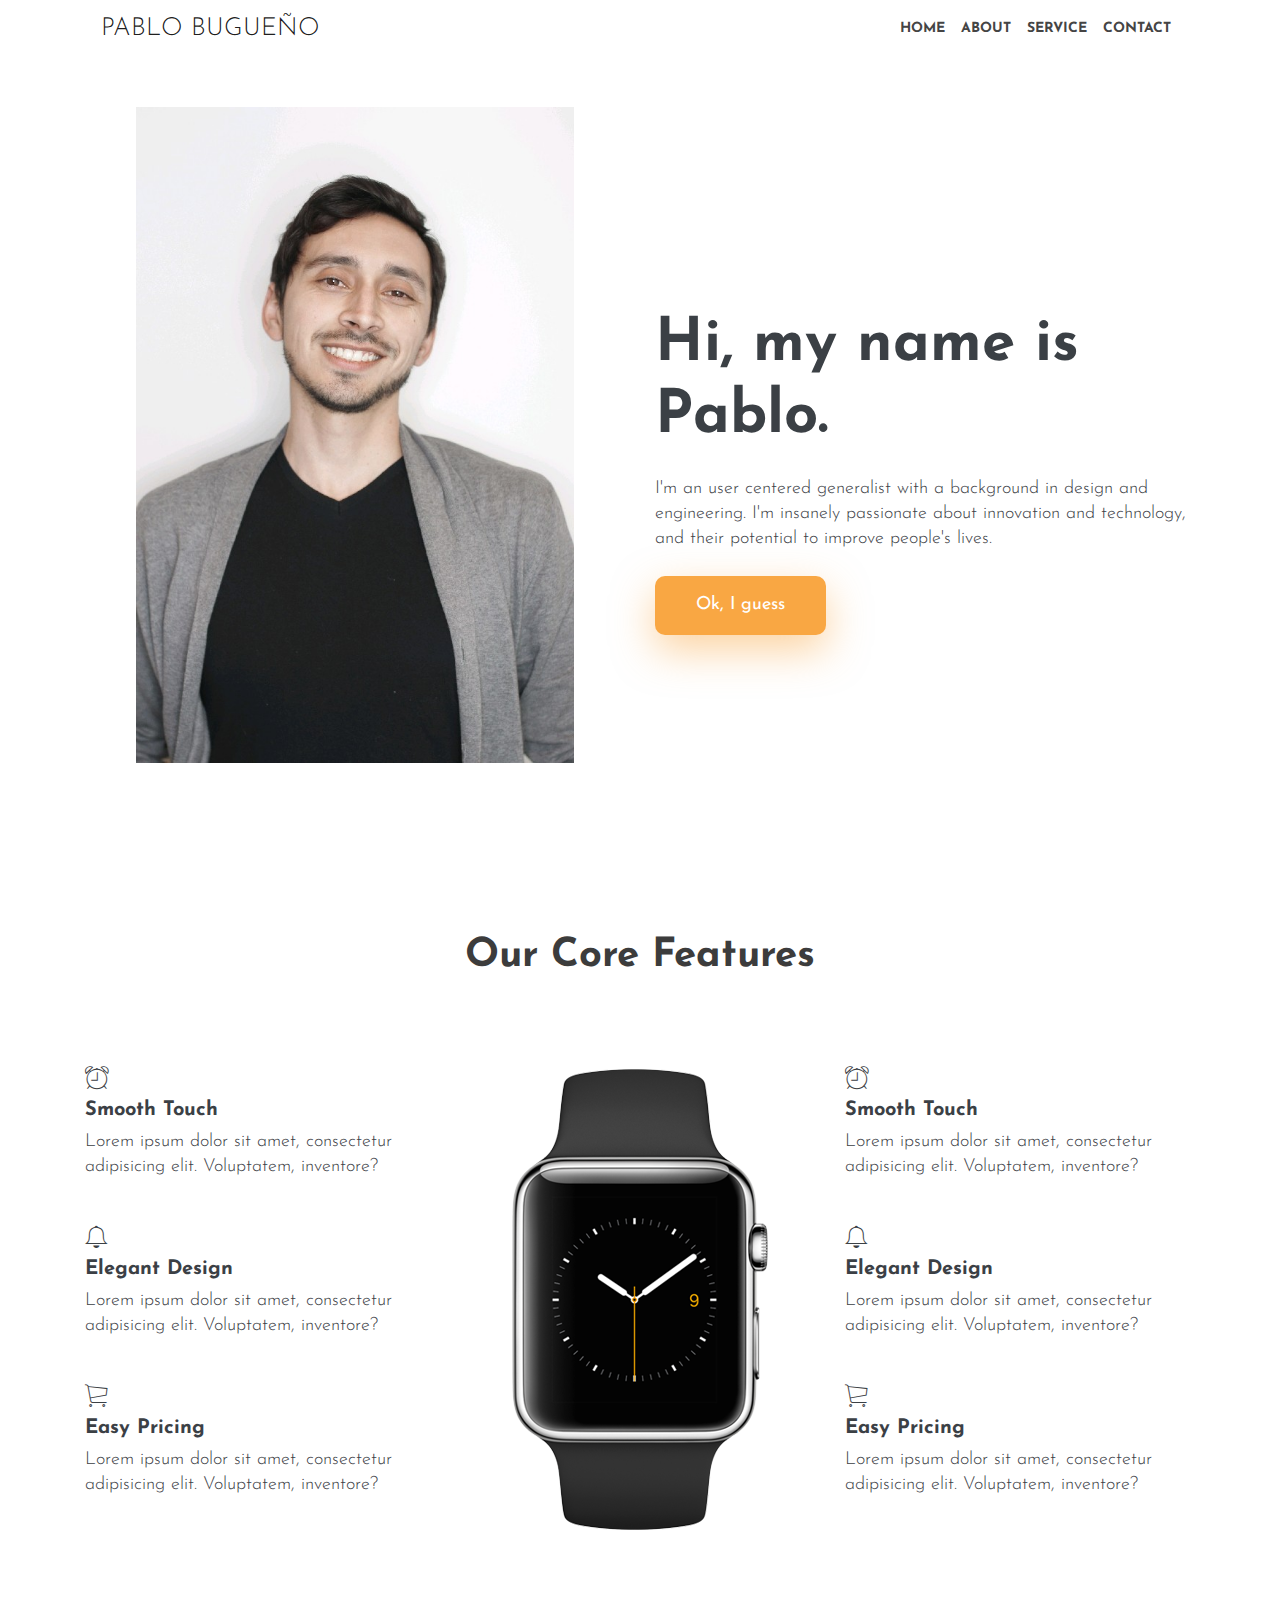
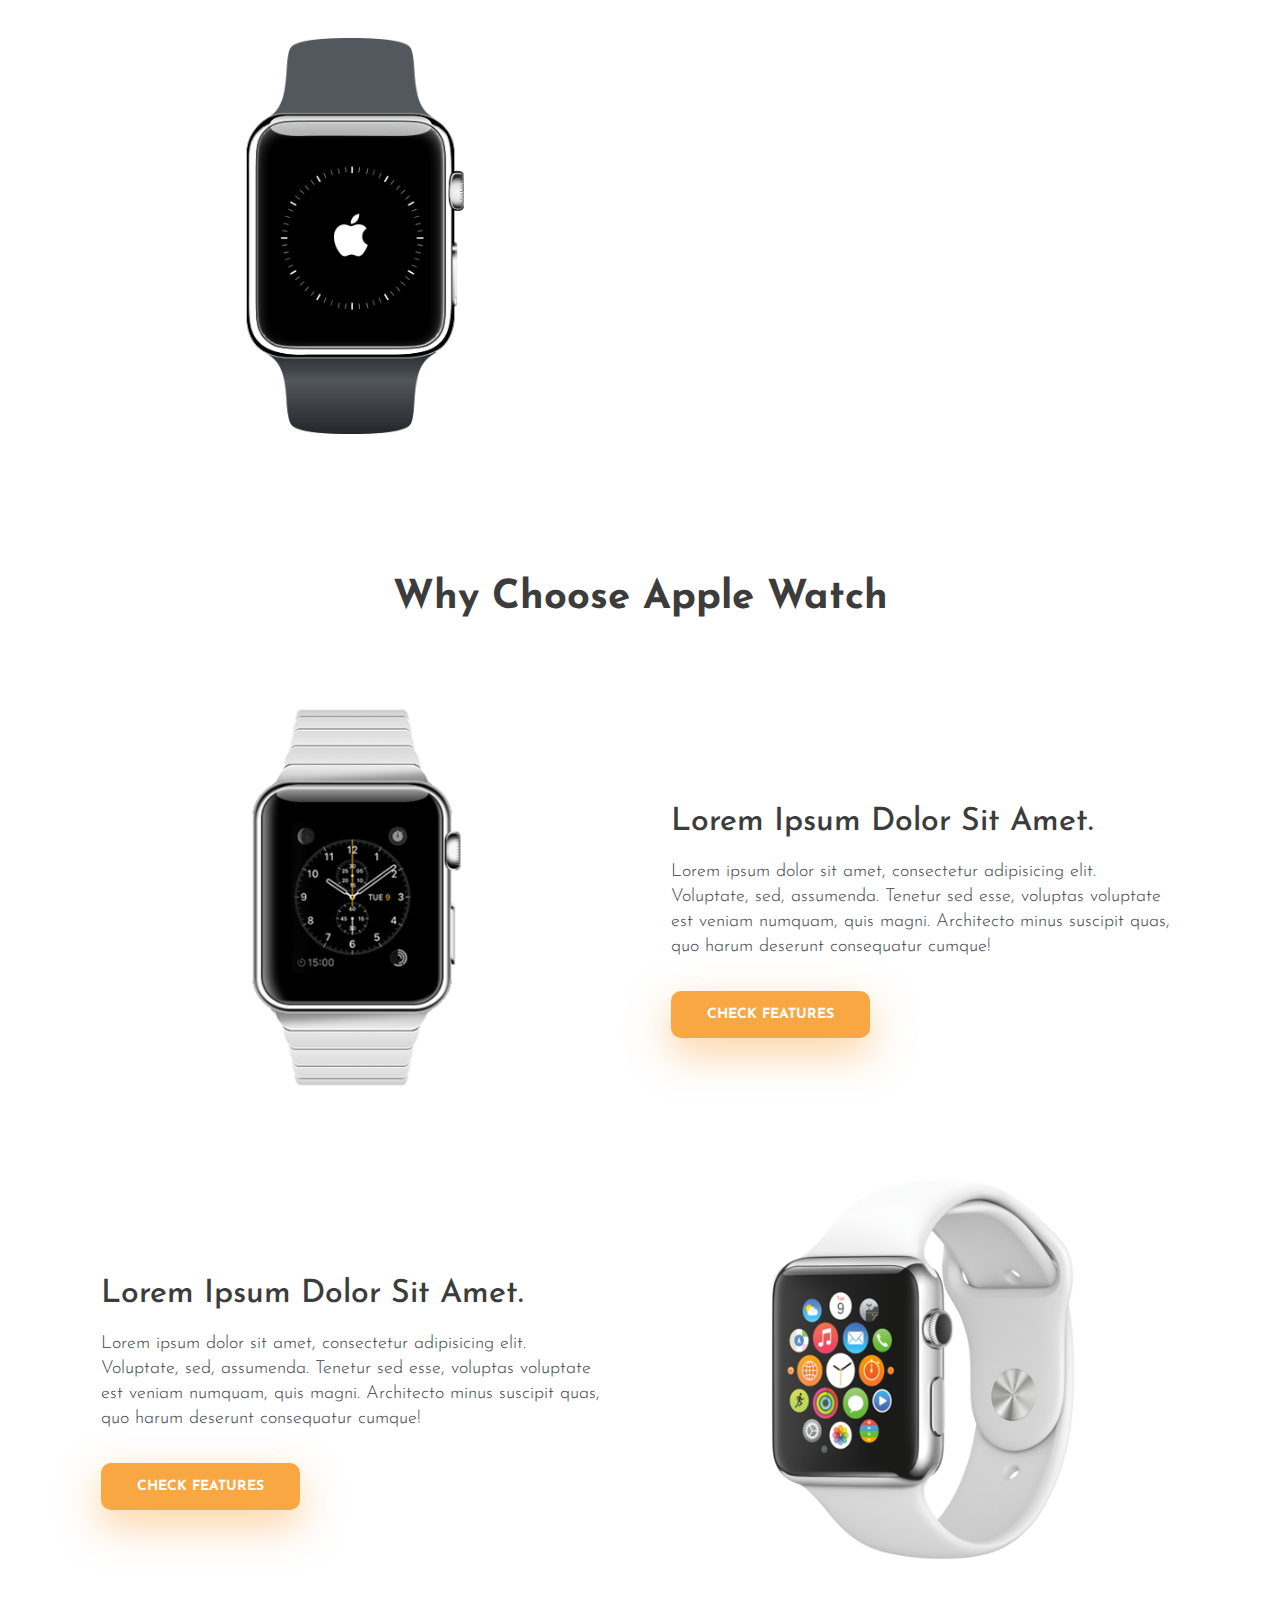
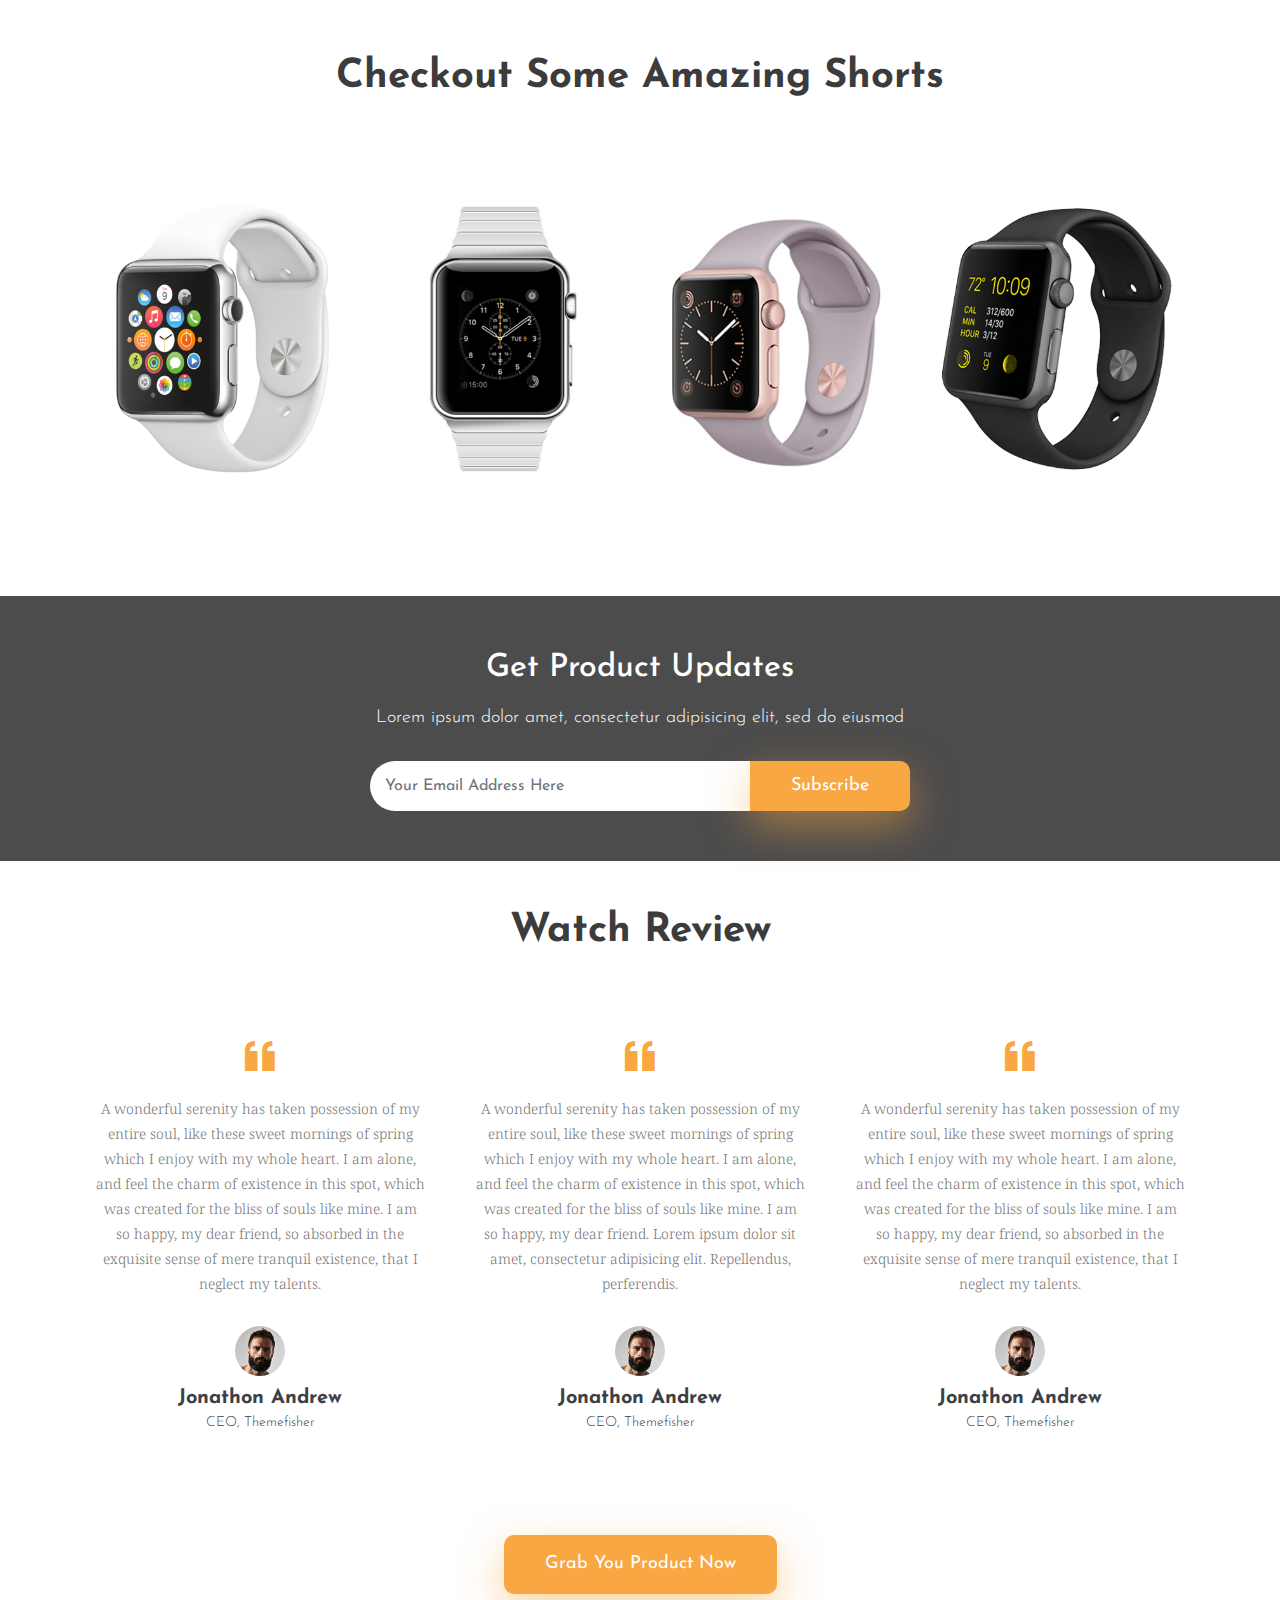
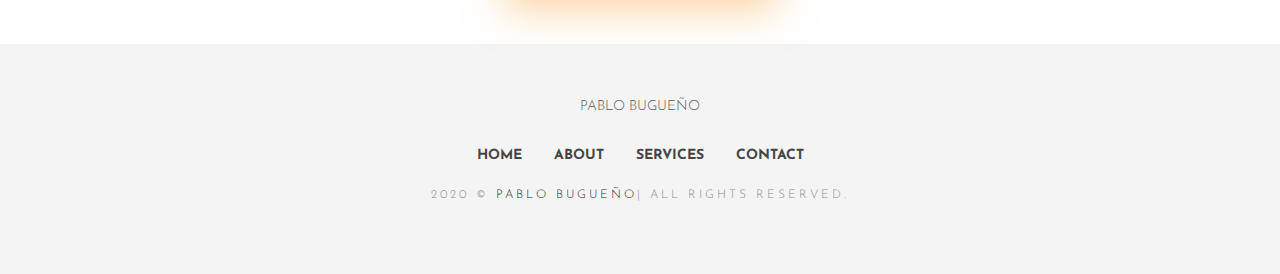
<file: index.BAK.html>
<!DOCTYPE html>
<html class="no-js">

<head>
    <meta charset="utf-8">
    <meta http-equiv="X-UA-Compatible" content="IE=edge">
    <title>Pablo Bugueño</title>
    <meta name="description" content="">
    <meta name="viewport" content="width=device-width, initial-scale=1">

    <!-- Place favicon.ico and apple-touch-icon.png in the root directory -->

    <!-- Fonts -->
    <!-- Source Sans Pro -->
    <link href="https://fonts.googleapis.com/css?family=Droid+Serif:400i|Source+Sans+Pro:300,400,600,700" rel="stylesheet">

    <link href="https://fonts.googleapis.com/css?family=Josefin+Sans:300,400,600,700" rel="stylesheet">

    <!-- CSS -->
    <!-- Bootstrap CDN -->
    <link rel="stylesheet" href="plugins/bootstrap/bootstrap.min.css">
    <link rel="stylesheet" href="plugins/themefisher-fonts/themefisher-fonts.css">
    <link rel="stylesheet" href="plugins/owl-carousel/owl.carousel.css">
    <link rel="stylesheet" href="plugins/magnific-popup/magnific-popup.css">
    <link rel="stylesheet" href="css/style.css">
    <!-- Responsive Stylesheet -->
</head>

<body id="body">

    <div id="preloader-wrapper">
        <div class="pre-loader"></div>
    </div>

    <!-- navigation -->
    <header>
        <div class="container">
            <nav class="navbar navbar-expand-lg navbar-light bg-white">
                <a class="navbar-brand" href="#">PABLO BUGUEÑO</a>
                <button class="navbar-toggler" type="button" data-toggle="collapse" data-target="#navbarSupportedContent"
                    aria-controls="navbarSupportedContent" aria-expanded="false" aria-label="Toggle navigation">
                    <span class="navbar-toggler-icon"></span>
                </button>

                <div class="collapse navbar-collapse" id="navbarSupportedContent">
                    <ul class="navbar-nav ml-auto text-center text-lg-left">
                        <li class="nav-item">
                            <a class="nav-link" href="#">HOME</a>
                        </li>
                        <li class="nav-item">
                            <a class="nav-link" href="#about">ABOUT</a>
                        </li>
                        <li class="nav-item">
                            <a class="nav-link" href="#service">SERVICE</a>
                        </li>
                        <li class="nav-item">
                            <a class="nav-link" href="#contact">CONTACT</a>
                        </li>
                    </ul>
                </div>
            </nav>
        </div>
    </header>
    <!-- /navigation -->

    <!-- hero area -->
    <section class="section">
        <div class="container">
            <div class="row">
                <div class="col-md-6 text-center mb-5 mb-md-0">
                    <img src="images/profile.png" alt="">
                </div>
                <div class="col-md-6 align-self-center text-center text-md-left">
                    <div class="block">
                        <h1 class="font-weight-bold mb-4 font-size-60">Hi, my name is Pablo.</h1>
                        <p class="mb-4"> I'm an user centered generalist with a background in design and engineering. I'm insanely passionate about innovation and technology, and their potential to improve people's lives.</p>
                        <a class="btn btn-main" href="#about" role="button">Ok, I guess</a>

                    </div>
                </div>
            </div><!-- .row close -->
        </div><!-- .container close -->
    </section><!-- header close -->


    <!-- 
        Feature start
        ==================== -->
    <section name="about" class="section" >
        <div class="container">
            <div class="row">
                <div class="col-12">
                    <div class="heading">
                        <h2>Our Core Features</h2>
                    </div>
                </div>
                <div class="col-md-4">
                    <div class="mb-40 text-center text-md-left">
                        <i class="d-inlin-block h2 mb-10 tf-ion-ios-alarm-outline"></i>
                        <h4 class="font-weight-bold mb-2">Smooth Touch</h4>
                        <p>Lorem ipsum dolor sit amet, consectetur adipisicing elit. Voluptatem, inventore?</p>
                    </div>
                    <div class="mb-40 text-center text-md-left">
                        <i class="d-inlin-block h2 mb-10 tf-ion-ios-bell-outline"></i>
                        <h4 class="font-weight-bold mb-2">Elegant Design</h4>
                        <p>Lorem ipsum dolor sit amet, consectetur adipisicing elit. Voluptatem, inventore?</p>
                    </div>
                    <div class="mb-40 text-center text-md-left">
                        <i class="d-inlin-block h2 mb-10 tf-ion-ios-cart-outline"></i>
                        <h4 class="font-weight-bold mb-2">Easy Pricing</h4>
                        <p>Lorem ipsum dolor sit amet, consectetur adipisicing elit. Voluptatem, inventore?</p>
                    </div>
                </div>
                <div class="col-md-4 text-center align-self-center mb-4 mb-md-0">
                    <img class="img-fluid" src="images/watch-2.png" alt="">
                </div>
                <div class="col-md-4">
                    <div class="mb-40 text-center text-md-left">
                        <i class="d-inlin-block h2 mb-10 tf-ion-ios-alarm-outline"></i>
                        <h4 class="font-weight-bold mb-2">Smooth Touch</h4>
                        <p>Lorem ipsum dolor sit amet, consectetur adipisicing elit. Voluptatem, inventore?</p>
                    </div>
                    <div class="mb-40 text-center text-md-left">
                        <i class="d-inlin-block h2 mb-10 tf-ion-ios-bell-outline"></i>
                        <h4 class="font-weight-bold mb-2">Elegant Design</h4>
                        <p>Lorem ipsum dolor sit amet, consectetur adipisicing elit. Voluptatem, inventore?</p>
                    </div>
                    <div class="mb-40 text-center text-md-left">
                        <i class="d-inlin-block h2 mb-10 tf-ion-ios-cart-outline"></i>
                        <h4 class="font-weight-bold mb-2">Easy Pricing</h4>
                        <p>Lorem ipsum dolor sit amet, consectetur adipisicing elit. Voluptatem, inventore?</p>
                    </div>
                </div>
            </div>
        </div><!-- .container close -->
    </section><!-- #service close -->

    <section class="bg-orange section">
        <div class="container">
            <div class="row">
                <div class="col-md-6 text-center mb-5 mb-lg-0">
                    <img class="img-fluid" src="images/watch.png" alt="">
                </div>
                <div class="col-md-6 align-self-center text-center text-md-left">
                    <div class="content">
                        <h2 class="subheading text-white font-weight-bold mb-10">Designed by professional , the benefit
                            for creative gigs</h2>
                        <p class="text-white">Lorem ipsum dolor sit amet, consectetur adipisicing elit. Quia vel
                            labore, deleniti minima
                            nisi, velit atque quaerat impedit ea maxime sunt accusamus at obcaecati dolor iure iusto
                            omnis quis eum.</p>
                        <p class="text-white">Lorem ipsum dolor sit amet, consectetur adipisicing elit. Facilis commodi
                            odit, illo, qui
                            aliquam dol</p>
                    </div>
                </div>
            </div>
        </div>
    </section>


    <section class="feature-list section">
        <div class="container">
            <div class="row">
                <div class="col-md-12">
                    <div class="heading">
                        <h2>Why Choose Apple Watch</h2>
                    </div>
                </div>

            </div>
            <div class="row mb-40">
                <div class="col-md-6 text-center mb-5 mb-lg-0">
                    <img class="img-fluid" src="images/showcase-4.png" alt="">
                </div>
                <div class="col-md-6 align-self-center text-center text-md-left">
                    <div class="content">
                        <h4 class="subheading">Lorem ipsum dolor sit amet.</h4>
                        <p>Lorem ipsum dolor sit amet, consectetur adipisicing elit. Voluptate, sed, assumenda. Tenetur
                            sed esse, voluptas voluptate est veniam numquam, quis magni. Architecto minus suscipit
                            quas, quo harum deserunt consequatur cumque!</p>
                        <a href="" class="btn btn-main btn-main-sm">Check Features</a>
                    </div>
                </div>
            </div>
            <div class="row">
                <div class="col-md-6 order-md-1 order-2 align-self-center text-center text-md-left">
                    <div class="content">
                        <h4 class="subheading">Lorem ipsum dolor sit amet.</h4>
                        <p>Lorem ipsum dolor sit amet, consectetur adipisicing elit. Voluptate, sed, assumenda. Tenetur
                            sed esse, voluptas voluptate est veniam numquam, quis magni. Architecto minus suscipit
                            quas, quo harum deserunt consequatur cumque!</p>
                        <a href="#" class="btn btn-main btn-main-sm">Check Features</a>
                    </div>
                </div>
                <div class="col-md-6 order-md-2 order-1 text-center mb-5 mb-lg-0">
                    <img class="img-fluid" src="images/showcase-3.png" alt="">
                </div>
            </div>
        </div>
    </section>


    <section class="gallery">
        <div class="container">
            <div class="row">
                <div class="col-md-12">
                    <div class="heading">
                        <h2>Checkout some amazing Shorts</h2>
                    </div>

                    <div class="gallery-slider">
                        <div class="block">
                            <div class="gallery-overlay">
                                <a href="images/showcase-2.png" class="image-popup gallery-popup">
                                    <i class="tf-ion-ios-search"></i>
                                </a>
                            </div>

                            <img class="img-fluid" src="images/showcase-3.png" alt="">
                        </div>

                        <div class="block">
                            <div class="gallery-overlay">
                                <a href="images/showcase-2.png" class="image-popup gallery-popup">
                                    <i class="tf-ion-ios-search"></i>
                                </a>
                            </div>

                            <img class="img-fluid" src="images/showcase-4.png" alt="">
                        </div>

                        <div class="block">
                            <div class="gallery-overlay">
                                <a href="images/showcase-2.png" class="image-popup gallery-popup">
                                    <i class="tf-ion-ios-search"></i>
                                </a>
                            </div>

                            <img class="img-fluid" src="images/showcase-5.png" alt="">
                        </div>

                        <div class="block">
                            <div class="gallery-overlay">
                                <a href="images/showcase-2.png" class="image-popup gallery-popup">
                                    <i class="tf-ion-ios-search"></i>
                                </a>
                            </div>

                            <img class="img-fluid" src="images/showcase-6.png" alt="">
                        </div>

                        <div class="block">
                            <div class="gallery-overlay">
                                <a href="images/showcase-2.png" class="image-popup gallery-popup">
                                    <i class="tf-ion-ios-search"></i>
                                </a>
                            </div>

                            <img class="img-fluid" src="images/showcase-7.png" alt="">
                        </div>
                        <div class="block">
                            <div class="gallery-overlay">
                                <a href="images/showcase-2.png" class="image-popup gallery-popup">
                                    <i class="tf-ion-ios-search"></i>
                                </a>
                            </div>

                            <img class="img-fluid" src="images/showcase-3.png" alt="">
                        </div>

                        <div class="block">
                            <div class="gallery-overlay">
                                <a href="images/showcase-2.png" class="image-popup gallery-popup">
                                    <i class="tf-ion-ios-search"></i>
                                </a>
                            </div>

                            <img class="img-fluid" src="images/showcase-4.png" alt="">
                        </div>

                        <div class="block">
                            <div class="gallery-overlay">
                                <a href="images/showcase-2.png" class="image-popup gallery-popup">
                                    <i class="tf-ion-ios-search"></i>
                                </a>
                            </div>

                            <img class="img-fluid" src="images/showcase-5.png" alt="">
                        </div>

                        <div class="block">
                            <div class="gallery-overlay">
                                <a href="images/showcase-2.png" class="image-popup gallery-popup">
                                    <i class="tf-ion-ios-search"></i>
                                </a>
                            </div>

                            <img class="img-fluid" src="images/showcase-6.png" alt="">
                        </div>

                        <div class="block">
                            <div class="gallery-overlay">
                                <a href="images/showcase-2.png" class="image-popup gallery-popup">
                                    <i class="tf-ion-ios-search"></i>
                                </a>
                            </div>

                            <img class="img-fluid" src="images/showcase-7.png" alt="">
                        </div>

                    </div>
                </div>
            </div>
        </div>
    </section>


    <section class="call-to-action section bg-opacity bg-1">
        <div class="container">
            <div class="row">
                <div class="col-lg-6 col-md-8 text-center mx-auto">
                    <h2 class="subheading text-white">Get Product Updates</h2>
                    <p class="text-white">Lorem ipsum dolor amet, consectetur adipisicing elit, sed do eiusmod</p>
                    <div class="input-group">
                        <form action="#" class="w-100">
                            <input type="email" id="email" class="form-control" name="email" placeholder="Your Email Address Here" required>
                            <button class="btn btn-main btn-submit" type="submit">Subscribe</button>
                        </form>
                    </div><!-- /input-group -->
                </div>
            </div>
        </div>
    </section><!-- #call-to-action close -->


    <section class="testimonials section">
        <div class="container">
            <div class="row justify-content-center">
                <div class="col-12">
                    <div class="heading">
                        <h2>Watch Review</h2>
                    </div>
                </div>
                <div class="col-lg-4 col-sm-6 mb-5 mb-lg-0 text-center">
                    <div class="testimonial-block">
                        <i class="tf-ion-quote"></i>
                        <p>
                            A wonderful serenity has taken possession of my entire soul, like these sweet mornings of
                            spring which I enjoy with my whole heart. I am alone, and feel the charm of existence in
                            this spot, which was created for the bliss of souls like mine. I am so happy, my dear
                            friend, so absorbed in the exquisite sense of mere tranquil existence, that I neglect my
                            talents.
                        </p>
                        <div class="author-details">
                            <img src="images/avater.png" alt="">
                            <h4>Jonathon Andrew</h4>
                            <span>CEO, Themefisher</span>
                        </div>
                    </div>
                </div>
                <div class="col-lg-4 col-sm-6 mb-5 mb-lg-0 text-center">
                    <div class="testimonial-block">
                        <i class="tf-ion-quote"></i>
                        <p>
                            A wonderful serenity has taken possession of my entire soul, like these sweet mornings of
                            spring which I enjoy with my whole heart. I am alone, and feel the charm of existence in
                            this spot, which was created for the bliss of souls like mine. I am so happy, my dear
                            friend. Lorem ipsum dolor sit amet, consectetur adipisicing elit. Repellendus, perferendis.
                        </p>
                        <div class="author-details">
                            <img src="images/avater.png" alt="">
                            <h4>Jonathon Andrew</h4>
                            <span>CEO, Themefisher</span>
                        </div>
                    </div>
                </div>
                <div class="col-lg-4 col-sm-6 mb-5 mb-lg-0 text-center">
                    <div class="testimonial-block">
                        <i class="tf-ion-quote"></i>
                        <p>
                            A wonderful serenity has taken possession of my entire soul, like these sweet mornings of
                            spring which I enjoy with my whole heart. I am alone, and feel the charm of existence in
                            this spot, which was created for the bliss of souls like mine. I am so happy, my dear
                            friend, so absorbed in the exquisite sense of mere tranquil existence, that I neglect my
                            talents.
                        </p>
                        <div class="author-details">
                            <img src="images/avater.png" alt="">
                            <h4>Jonathon Andrew</h4>
                            <span>CEO, Themefisher</span>
                        </div>
                    </div>
                </div>
            </div>
            <div class="row mt-100">
                <div class="col-md-12 text-center">
                    <a href="" class="btn btn-main">Grab You Product Now</a>
                </div>
            </div>
        </div>
    </section>



    <footer>
        <div class="container text-center">
            <div class="row">
                <div class="col-md-12">
                    <div class="block">
                        <a href="#" class="footer-logo mb-4">PABLO BUGUEÑO</a>
                        <ul class="list-inline footer-menu">
                            <li class="list-inline-item">
                                <a href="#">HOME</a>
                            </li>
                            <li class="list-inline-item">
                                <a href="#about">ABOUT</a>
                            </li>
                            <li class="list-inline-item">
                                <a href="#service">SERVICES</a>
                            </li>
                            <li class="list-inline-item">
                                <a href="#contact">CONTACT</a>
                            </li>
                        </ul>
                        <p class="copyright-text">2020 &copy; <a href="http://www.Themefisher.com">PABLO BUGUEÑO</a>|
                            ALL RIGHTS RESERVED.</p>
                    </div>
                </div>
            </div>
        </div>
    </footer>


    <!-- Js -->
    <script src="plugins/jquery-2.1.1.min.js"></script>
    <script src="plugins/bootstrap/bootstrap.min.js"></script>
    <script src="plugins/owl-carousel/owl.carousel.min.js"></script>
    <script src="plugins/magnific-popup/jquery.magnific.popup.min.js"></script>
    <script src="js/main.js"></script>

</body>

</html>
</file>
<file: plugins/themefisher-fonts/themefisher-fonts.css>
@font-face {
  font-family: 'themefisher-font';
  src:  url('fonts/themefisher-font.eot?ug5hnh');
  src:  url('fonts/themefisher-font.eot?ug5hnh#iefix') format('embedded-opentype'),
    url('fonts/themefisher-font.ttf?ug5hnh') format('truetype'),
    url('fonts/themefisher-font.woff?ug5hnh') format('woff'),
    url('fonts/themefisher-font.svg?ug5hnh#themefisher-font') format('svg');
  font-weight: normal;
  font-style: normal;
}

[class^="tf-"], [class*=" tf-"] {
  /* use !important to prevent issues with browser extensions that change fonts */
  font-family: 'themefisher-font' !important;
  speak: none;
  font-style: normal;
  font-weight: normal;
  font-variant: normal;
  text-transform: none;
  line-height: 1;

  /* Better Font Rendering =========== */
  -webkit-font-smoothing: antialiased;
  -moz-osx-font-smoothing: grayscale;
}

.tf-ion-alert-circled:before {
  content: "\f100";
}
.tf-ion-alert:before {
  content: "\f101";
}
.tf-ion-android-add-circle:before {
  content: "\f359";
}
.tf-ion-android-add:before {
  content: "\f2c7";
}
.tf-ion-android-alarm-clock:before {
  content: "\f35a";
}
.tf-ion-android-alert:before {
  content: "\f35b";
}
.tf-ion-android-apps:before {
  content: "\f35c";
}
.tf-ion-android-archive:before {
  content: "\f2c9";
}
.tf-ion-android-arrow-back:before {
  content: "\f2ca";
}
.tf-ion-android-arrow-down:before {
  content: "\f35d";
}
.tf-ion-android-arrow-dropdown-circle:before {
  content: "\f35e";
}
.tf-ion-android-arrow-dropdown:before {
  content: "\f35f";
}
.tf-ion-android-arrow-dropleft-circle:before {
  content: "\f360";
}
.tf-ion-android-arrow-dropleft:before {
  content: "\f361";
}
.tf-ion-android-arrow-dropright-circle:before {
  content: "\f362";
}
.tf-ion-android-arrow-dropright:before {
  content: "\f363";
}
.tf-ion-android-arrow-dropup-circle:before {
  content: "\f364";
}
.tf-ion-android-arrow-dropup:before {
  content: "\f365";
}
.tf-ion-android-arrow-forward:before {
  content: "\f30f";
}
.tf-ion-android-arrow-up:before {
  content: "\f366";
}
.tf-ion-android-attach:before {
  content: "\f367";
}
.tf-ion-android-bar:before {
  content: "\f368";
}
.tf-ion-android-bicycle:before {
  content: "\f369";
}
.tf-ion-android-boat:before {
  content: "\f36a";
}
.tf-ion-android-bookmark:before {
  content: "\f36b";
}
.tf-ion-android-bulb:before {
  content: "\f36c";
}
.tf-ion-android-bus:before {
  content: "\f36d";
}
.tf-ion-android-calendar:before {
  content: "\f2d1";
}
.tf-ion-android-call:before {
  content: "\f2d2";
}
.tf-ion-android-camera:before {
  content: "\f2d3";
}
.tf-ion-android-cancel:before {
  content: "\f36e";
}
.tf-ion-android-car:before {
  content: "\f36f";
}
.tf-ion-android-cart:before {
  content: "\f370";
}
.tf-ion-android-chat:before {
  content: "\f2d4";
}
.tf-ion-android-checkbox-blank:before {
  content: "\f371";
}
.tf-ion-android-checkbox-outline-blank:before {
  content: "\f372";
}
.tf-ion-android-checkbox-outline:before {
  content: "\f373";
}
.tf-ion-android-checkbox:before {
  content: "\f374";
}
.tf-ion-android-checkmark-circle:before {
  content: "\f375";
}
.tf-ion-android-clipboard:before {
  content: "\f376";
}
.tf-ion-android-close:before {
  content: "\f2d7";
}
.tf-ion-android-cloud-circle:before {
  content: "\f377";
}
.tf-ion-android-cloud-done:before {
  content: "\f378";
}
.tf-ion-android-cloud-outline:before {
  content: "\f379";
}
.tf-ion-android-cloud:before {
  content: "\f37a";
}
.tf-ion-android-color-palette:before {
  content: "\f37b";
}
.tf-ion-android-compass:before {
  content: "\f37c";
}
.tf-ion-android-contact:before {
  content: "\f2d8";
}
.tf-ion-android-contacts:before {
  content: "\f2d9";
}
.tf-ion-android-contract:before {
  content: "\f37d";
}
.tf-ion-android-create:before {
  content: "\f37e";
}
.tf-ion-android-delete:before {
  content: "\f37f";
}
.tf-ion-android-desktop:before {
  content: "\f380";
}
.tf-ion-android-document:before {
  content: "\f381";
}
.tf-ion-android-done-all:before {
  content: "\f382";
}
.tf-ion-android-done:before {
  content: "\f383";
}
.tf-ion-android-download:before {
  content: "\f2dd";
}
.tf-ion-android-drafts:before {
  content: "\f384";
}
.tf-ion-android-exit:before {
  content: "\f385";
}
.tf-ion-android-expand:before {
  content: "\f386";
}
.tf-ion-android-favorite-outline:before {
  content: "\f387";
}
.tf-ion-android-favorite:before {
  content: "\f388";
}
.tf-ion-android-film:before {
  content: "\f389";
}
.tf-ion-android-folder-open:before {
  content: "\f38a";
}
.tf-ion-android-folder:before {
  content: "\f2e0";
}
.tf-ion-android-funnel:before {
  content: "\f38b";
}
.tf-ion-android-globe:before {
  content: "\f38c";
}
.tf-ion-android-hand:before {
  content: "\f2e3";
}
.tf-ion-android-hangout:before {
  content: "\f38d";
}
.tf-ion-android-happy:before {
  content: "\f38e";
}
.tf-ion-android-home:before {
  content: "\f38f";
}
.tf-ion-android-image:before {
  content: "\f2e4";
}
.tf-ion-android-laptop:before {
  content: "\f390";
}
.tf-ion-android-list:before {
  content: "\f391";
}
.tf-ion-android-locate:before {
  content: "\f2e9";
}
.tf-ion-android-lock:before {
  content: "\f392";
}
.tf-ion-android-mail:before {
  content: "\f2eb";
}
.tf-ion-android-map:before {
  content: "\f393";
}
.tf-ion-android-menu:before {
  content: "\f394";
}
.tf-ion-android-microphone-off:before {
  content: "\f395";
}
.tf-ion-android-microphone:before {
  content: "\f2ec";
}
.tf-ion-android-more-horizontal:before {
  content: "\f396";
}
.tf-ion-android-more-vertical:before {
  content: "\f397";
}
.tf-ion-android-navigate:before {
  content: "\f398";
}
.tf-ion-android-notifications-none:before {
  content: "\f399";
}
.tf-ion-android-notifications-off:before {
  content: "\f39a";
}
.tf-ion-android-notifications:before {
  content: "\f39b";
}
.tf-ion-android-open:before {
  content: "\f39c";
}
.tf-ion-android-options:before {
  content: "\f39d";
}
.tf-ion-android-people:before {
  content: "\f39e";
}
.tf-ion-android-person-add:before {
  content: "\f39f";
}
.tf-ion-android-person:before {
  content: "\f3a0";
}
.tf-ion-android-phone-landscape:before {
  content: "\f3a1";
}
.tf-ion-android-phone-portrait:before {
  content: "\f3a2";
}
.tf-ion-android-pin:before {
  content: "\f3a3";
}
.tf-ion-android-plane:before {
  content: "\f3a4";
}
.tf-ion-android-playstore:before {
  content: "\f2f0";
}
.tf-ion-android-print:before {
  content: "\f3a5";
}
.tf-ion-android-radio-button-off:before {
  content: "\f3a6";
}
.tf-ion-android-radio-button-on:before {
  content: "\f3a7";
}
.tf-ion-android-refresh:before {
  content: "\f3a8";
}
.tf-ion-android-remove-circle:before {
  content: "\f3a9";
}
.tf-ion-android-remove:before {
  content: "\f2f4";
}
.tf-ion-android-restaurant:before {
  content: "\f3aa";
}
.tf-ion-android-sad:before {
  content: "\f3ab";
}
.tf-ion-android-search:before {
  content: "\f2f5";
}
.tf-ion-android-send:before {
  content: "\f2f6";
}
.tf-ion-android-settings:before {
  content: "\f2f7";
}
.tf-ion-android-share-alt:before {
  content: "\f3ac";
}
.tf-ion-android-share:before {
  content: "\f2f8";
}
.tf-ion-android-star-half:before {
  content: "\f3ad";
}
.tf-ion-android-star-outline:before {
  content: "\f3ae";
}
.tf-ion-android-star:before {
  content: "\f2fc";
}
.tf-ion-android-stopwatch:before {
  content: "\f2fd";
}
.tf-ion-android-subway:before {
  content: "\f3af";
}
.tf-ion-android-sunny:before {
  content: "\f3b0";
}
.tf-ion-android-sync:before {
  content: "\f3b1";
}
.tf-ion-android-textsms:before {
  content: "\f3b2";
}
.tf-ion-android-time:before {
  content: "\f3b3";
}
.tf-ion-android-train:before {
  content: "\f3b4";
}
.tf-ion-android-unlock:before {
  content: "\f3b5";
}
.tf-ion-android-upload:before {
  content: "\f3b6";
}
.tf-ion-android-volume-down:before {
  content: "\f3b7";
}
.tf-ion-android-volume-mute:before {
  content: "\f3b8";
}
.tf-ion-android-volume-off:before {
  content: "\f3b9";
}
.tf-ion-android-volume-up:before {
  content: "\f3ba";
}
.tf-ion-android-walk:before {
  content: "\f3bb";
}
.tf-ion-android-warning:before {
  content: "\f3bc";
}
.tf-ion-android-watch:before {
  content: "\f3bd";
}
.tf-ion-android-wifi:before {
  content: "\f305";
}
.tf-ion-aperture:before {
  content: "\f313";
}
.tf-ion-archive:before {
  content: "\f102";
}
.tf-ion-arrow-down-a:before {
  content: "\f103";
}
.tf-ion-arrow-down-b:before {
  content: "\f104";
}
.tf-ion-arrow-down-c:before {
  content: "\f105";
}
.tf-ion-arrow-expand:before {
  content: "\f25e";
}
.tf-ion-arrow-graph-down-left:before {
  content: "\f25f";
}
.tf-ion-arrow-graph-down-right:before {
  content: "\f260";
}
.tf-ion-arrow-graph-up-left:before {
  content: "\f261";
}
.tf-ion-arrow-graph-up-right:before {
  content: "\f262";
}
.tf-ion-arrow-left-a:before {
  content: "\f106";
}
.tf-ion-arrow-left-b:before {
  content: "\f107";
}
.tf-ion-arrow-left-c:before {
  content: "\f108";
}
.tf-ion-arrow-move:before {
  content: "\f263";
}
.tf-ion-arrow-resize:before {
  content: "\f264";
}
.tf-ion-arrow-return-left:before {
  content: "\f265";
}
.tf-ion-arrow-return-right:before {
  content: "\f266";
}
.tf-ion-arrow-right-a:before {
  content: "\f109";
}
.tf-ion-arrow-right-b:before {
  content: "\f10a";
}
.tf-ion-arrow-right-c:before {
  content: "\f10b";
}
.tf-ion-arrow-shrink:before {
  content: "\f267";
}
.tf-ion-arrow-swap:before {
  content: "\f268";
}
.tf-ion-arrow-up-a:before {
  content: "\f10c";
}
.tf-ion-arrow-up-b:before {
  content: "\f10d";
}
.tf-ion-arrow-up-c:before {
  content: "\f10e";
}
.tf-ion-asterisk:before {
  content: "\f314";
}
.tf-ion-at:before {
  content: "\f10f";
}
.tf-ion-backspace-outline:before {
  content: "\f3be";
}
.tf-ion-backspace:before {
  content: "\f3bf";
}
.tf-ion-bag:before {
  content: "\f110";
}
.tf-ion-battery-charging:before {
  content: "\f111";
}
.tf-ion-battery-empty:before {
  content: "\f112";
}
.tf-ion-battery-full:before {
  content: "\f113";
}
.tf-ion-battery-half:before {
  content: "\f114";
}
.tf-ion-battery-low:before {
  content: "\f115";
}
.tf-ion-beaker:before {
  content: "\f269";
}
.tf-ion-beer:before {
  content: "\f26a";
}
.tf-ion-bluetooth:before {
  content: "\f116";
}
.tf-ion-bonfire:before {
  content: "\f315";
}
.tf-ion-bookmark:before {
  content: "\f26b";
}
.tf-ion-bowtie:before {
  content: "\f3c0";
}
.tf-ion-briefcase:before {
  content: "\f26c";
}
.tf-ion-bug:before {
  content: "\f2be";
}
.tf-ion-calculator:before {
  content: "\f26d";
}
.tf-ion-calendar:before {
  content: "\f117";
}
.tf-ion-camera:before {
  content: "\f118";
}
.tf-ion-card:before {
  content: "\f119";
}
.tf-ion-cash:before {
  content: "\f316";
}
.tf-ion-chatbox-working:before {
  content: "\f11a";
}
.tf-ion-chatbox:before {
  content: "\f11b";
}
.tf-ion-chatboxes:before {
  content: "\f11c";
}
.tf-ion-chatbubble-working:before {
  content: "\f11d";
}
.tf-ion-chatbubble:before {
  content: "\f11e";
}
.tf-ion-chatbubbles:before {
  content: "\f11f";
}
.tf-ion-checkmark-circled:before {
  content: "\f120";
}
.tf-ion-checkmark-round:before {
  content: "\f121";
}
.tf-ion-checkmark:before {
  content: "\f122";
}
.tf-ion-chevron-down:before {
  content: "\f123";
}
.tf-ion-chevron-left:before {
  content: "\f124";
}
.tf-ion-chevron-right:before {
  content: "\f125";
}
.tf-ion-chevron-up:before {
  content: "\f126";
}
.tf-ion-clipboard:before {
  content: "\f127";
}
.tf-ion-clock:before {
  content: "\f26e";
}
.tf-ion-close-circled:before {
  content: "\f128";
}
.tf-ion-close-round:before {
  content: "\f129";
}
.tf-ion-close:before {
  content: "\f12a";
}
.tf-ion-closed-captioning:before {
  content: "\f317";
}
.tf-ion-cloud:before {
  content: "\f12b";
}
.tf-ion-code-download:before {
  content: "\f26f";
}
.tf-ion-code-working:before {
  content: "\f270";
}
.tf-ion-code:before {
  content: "\f271";
}
.tf-ion-coffee:before {
  content: "\f272";
}
.tf-ion-compass:before {
  content: "\f273";
}
.tf-ion-compose:before {
  content: "\f12c";
}
.tf-ion-connection-bars:before {
  content: "\f274";
}
.tf-ion-contrast:before {
  content: "\f275";
}
.tf-ion-crop:before {
  content: "\f3c1";
}
.tf-ion-cube:before {
  content: "\f318";
}
.tf-ion-disc:before {
  content: "\f12d";
}
.tf-ion-document-text:before {
  content: "\f12e";
}
.tf-ion-document:before {
  content: "\f12f";
}
.tf-ion-drag:before {
  content: "\f130";
}
.tf-ion-earth:before {
  content: "\f276";
}
.tf-ion-easel:before {
  content: "\f3c2";
}
.tf-ion-edit:before {
  content: "\f2bf";
}
.tf-ion-egg:before {
  content: "\f277";
}
.tf-ion-eject:before {
  content: "\f131";
}
.tf-ion-email-unread:before {
  content: "\f3c3";
}
.tf-ion-email:before {
  content: "\f132";
}
.tf-ion-erlenmeyer-flask-bubbles:before {
  content: "\f3c4";
}
.tf-ion-erlenmeyer-flask:before {
  content: "\f3c5";
}
.tf-ion-eye-disabled:before {
  content: "\f306";
}
.tf-ion-eye:before {
  content: "\f133";
}
.tf-ion-female:before {
  content: "\f278";
}
.tf-ion-filing:before {
  content: "\f134";
}
.tf-ion-film-marker:before {
  content: "\f135";
}
.tf-ion-fireball:before {
  content: "\f319";
}
.tf-ion-flag:before {
  content: "\f279";
}
.tf-ion-flame:before {
  content: "\f31a";
}
.tf-ion-flash-off:before {
  content: "\f136";
}
.tf-ion-flash:before {
  content: "\f137";
}
.tf-ion-folder:before {
  content: "\f139";
}
.tf-ion-fork-repo:before {
  content: "\f2c0";
}
.tf-ion-fork:before {
  content: "\f27a";
}
.tf-ion-forward:before {
  content: "\f13a";
}
.tf-ion-funnel:before {
  content: "\f31b";
}
.tf-ion-gear-a:before {
  content: "\f13d";
}
.tf-ion-gear-b:before {
  content: "\f13e";
}
.tf-ion-grid:before {
  content: "\f13f";
}
.tf-ion-hammer:before {
  content: "\f27b";
}
.tf-ion-happy-outline:before {
  content: "\f3c6";
}
.tf-ion-happy:before {
  content: "\f31c";
}
.tf-ion-headphone:before {
  content: "\f140";
}
.tf-ion-heart-broken:before {
  content: "\f31d";
}
.tf-ion-heart:before {
  content: "\f141";
}
.tf-ion-help-buoy:before {
  content: "\f27c";
}
.tf-ion-help-circled:before {
  content: "\f142";
}
.tf-ion-help:before {
  content: "\f143";
}
.tf-ion-home:before {
  content: "\f144";
}
.tf-ion-icecream:before {
  content: "\f27d";
}
.tf-ion-image:before {
  content: "\f147";
}
.tf-ion-images:before {
  content: "\f148";
}
.tf-ion-information-circled:before {
  content: "\f149";
}
.tf-ion-information:before {
  content: "\f14a";
}
.tf-ion-ionic:before {
  content: "\f14b";
}
.tf-ion-ios-alarm-outline:before {
  content: "\f3c7";
}
.tf-ion-ios-alarm:before {
  content: "\f3c8";
}
.tf-ion-ios-albums-outline:before {
  content: "\f3c9";
}
.tf-ion-ios-albums:before {
  content: "\f3ca";
}
.tf-ion-ios-americanfootball-outline:before {
  content: "\f3cb";
}
.tf-ion-ios-americanfootball:before {
  content: "\f3cc";
}
.tf-ion-ios-analytics-outline:before {
  content: "\f3cd";
}
.tf-ion-ios-analytics:before {
  content: "\f3ce";
}
.tf-ion-ios-arrow-back:before {
  content: "\f3cf";
}
.tf-ion-ios-arrow-down:before {
  content: "\f3d0";
}
.tf-ion-ios-arrow-forward:before {
  content: "\f3d1";
}
.tf-ion-ios-arrow-left:before {
  content: "\f3d2";
}
.tf-ion-ios-arrow-right:before {
  content: "\f3d3";
}
.tf-ion-ios-arrow-thin-down:before {
  content: "\f3d4";
}
.tf-ion-ios-arrow-thin-left:before {
  content: "\f3d5";
}
.tf-ion-ios-arrow-thin-right:before {
  content: "\f3d6";
}
.tf-ion-ios-arrow-thin-up:before {
  content: "\f3d7";
}
.tf-ion-ios-arrow-up:before {
  content: "\f3d8";
}
.tf-ion-ios-at-outline:before {
  content: "\f3d9";
}
.tf-ion-ios-at:before {
  content: "\f3da";
}
.tf-ion-ios-barcode-outline:before {
  content: "\f3db";
}
.tf-ion-ios-barcode:before {
  content: "\f3dc";
}
.tf-ion-ios-baseball-outline:before {
  content: "\f3dd";
}
.tf-ion-ios-baseball:before {
  content: "\f3de";
}
.tf-ion-ios-basketball-outline:before {
  content: "\f3df";
}
.tf-ion-ios-basketball:before {
  content: "\f3e0";
}
.tf-ion-ios-bell-outline:before {
  content: "\f3e1";
}
.tf-ion-ios-bell:before {
  content: "\f3e2";
}
.tf-ion-ios-body-outline:before {
  content: "\f3e3";
}
.tf-ion-ios-body:before {
  content: "\f3e4";
}
.tf-ion-ios-bolt-outline:before {
  content: "\f3e5";
}
.tf-ion-ios-bolt:before {
  content: "\f3e6";
}
.tf-ion-ios-book-outline:before {
  content: "\f3e7";
}
.tf-ion-ios-book:before {
  content: "\f3e8";
}
.tf-ion-ios-bookmarks-outline:before {
  content: "\f3e9";
}
.tf-ion-ios-bookmarks:before {
  content: "\f3ea";
}
.tf-ion-ios-box-outline:before {
  content: "\f3eb";
}
.tf-ion-ios-box:before {
  content: "\f3ec";
}
.tf-ion-ios-briefcase-outline:before {
  content: "\f3ed";
}
.tf-ion-ios-briefcase:before {
  content: "\f3ee";
}
.tf-ion-ios-browsers-outline:before {
  content: "\f3ef";
}
.tf-ion-ios-browsers:before {
  content: "\f3f0";
}
.tf-ion-ios-calculator-outline:before {
  content: "\f3f1";
}
.tf-ion-ios-calculator:before {
  content: "\f3f2";
}
.tf-ion-ios-calendar-outline:before {
  content: "\f3f3";
}
.tf-ion-ios-calendar:before {
  content: "\f3f4";
}
.tf-ion-ios-camera-outline:before {
  content: "\f3f5";
}
.tf-ion-ios-camera:before {
  content: "\f3f6";
}
.tf-ion-ios-cart-outline:before {
  content: "\f3f7";
}
.tf-ion-ios-cart:before {
  content: "\f3f8";
}
.tf-ion-ios-chatboxes-outline:before {
  content: "\f3f9";
}
.tf-ion-ios-chatboxes:before {
  content: "\f3fa";
}
.tf-ion-ios-chatbubble-outline:before {
  content: "\f3fb";
}
.tf-ion-ios-chatbubble:before {
  content: "\f3fc";
}
.tf-ion-ios-checkmark-empty:before {
  content: "\f3fd";
}
.tf-ion-ios-checkmark-outline:before {
  content: "\f3fe";
}
.tf-ion-ios-checkmark:before {
  content: "\f3ff";
}
.tf-ion-ios-circle-filled:before {
  content: "\f400";
}
.tf-ion-ios-circle-outline:before {
  content: "\f401";
}
.tf-ion-ios-clock-outline:before {
  content: "\f402";
}
.tf-ion-ios-clock:before {
  content: "\f403";
}
.tf-ion-ios-close-empty:before {
  content: "\f404";
}
.tf-ion-ios-close-outline:before {
  content: "\f405";
}
.tf-ion-ios-close:before {
  content: "\f406";
}
.tf-ion-ios-cloud-download-outline:before {
  content: "\f407";
}
.tf-ion-ios-cloud-download:before {
  content: "\f408";
}
.tf-ion-ios-cloud-outline:before {
  content: "\f409";
}
.tf-ion-ios-cloud-upload-outline:before {
  content: "\f40a";
}
.tf-ion-ios-cloud-upload:before {
  content: "\f40b";
}
.tf-ion-ios-cloud:before {
  content: "\f40c";
}
.tf-ion-ios-cloudy-night-outline:before {
  content: "\f40d";
}
.tf-ion-ios-cloudy-night:before {
  content: "\f40e";
}
.tf-ion-ios-cloudy-outline:before {
  content: "\f40f";
}
.tf-ion-ios-cloudy:before {
  content: "\f410";
}
.tf-ion-ios-cog-outline:before {
  content: "\f411";
}
.tf-ion-ios-cog:before {
  content: "\f412";
}
.tf-ion-ios-color-filter-outline:before {
  content: "\f413";
}
.tf-ion-ios-color-filter:before {
  content: "\f414";
}
.tf-ion-ios-color-wand-outline:before {
  content: "\f415";
}
.tf-ion-ios-color-wand:before {
  content: "\f416";
}
.tf-ion-ios-compose-outline:before {
  content: "\f417";
}
.tf-ion-ios-compose:before {
  content: "\f418";
}
.tf-ion-ios-contact-outline:before {
  content: "\f419";
}
.tf-ion-ios-contact:before {
  content: "\f41a";
}
.tf-ion-ios-copy-outline:before {
  content: "\f41b";
}
.tf-ion-ios-copy:before {
  content: "\f41c";
}
.tf-ion-ios-crop-strong:before {
  content: "\f41d";
}
.tf-ion-ios-crop:before {
  content: "\f41e";
}
.tf-ion-ios-download-outline:before {
  content: "\f41f";
}
.tf-ion-ios-download:before {
  content: "\f420";
}
.tf-ion-ios-drag:before {
  content: "\f421";
}
.tf-ion-ios-email-outline:before {
  content: "\f422";
}
.tf-ion-ios-email:before {
  content: "\f423";
}
.tf-ion-ios-eye-outline:before {
  content: "\f424";
}
.tf-ion-ios-eye:before {
  content: "\f425";
}
.tf-ion-ios-fastforward-outline:before {
  content: "\f426";
}
.tf-ion-ios-fastforward:before {
  content: "\f427";
}
.tf-ion-ios-filing-outline:before {
  content: "\f428";
}
.tf-ion-ios-filing:before {
  content: "\f429";
}
.tf-ion-ios-film-outline:before {
  content: "\f42a";
}
.tf-ion-ios-film:before {
  content: "\f42b";
}
.tf-ion-ios-flag-outline:before {
  content: "\f42c";
}
.tf-ion-ios-flag:before {
  content: "\f42d";
}
.tf-ion-ios-flame-outline:before {
  content: "\f42e";
}
.tf-ion-ios-flame:before {
  content: "\f42f";
}
.tf-ion-ios-flask-outline:before {
  content: "\f430";
}
.tf-ion-ios-flask:before {
  content: "\f431";
}
.tf-ion-ios-flower-outline:before {
  content: "\f432";
}
.tf-ion-ios-flower:before {
  content: "\f433";
}
.tf-ion-ios-folder-outline:before {
  content: "\f434";
}
.tf-ion-ios-folder:before {
  content: "\f435";
}
.tf-ion-ios-football-outline:before {
  content: "\f436";
}
.tf-ion-ios-football:before {
  content: "\f437";
}
.tf-ion-ios-game-controller-a-outline:before {
  content: "\f438";
}
.tf-ion-ios-game-controller-a:before {
  content: "\f439";
}
.tf-ion-ios-game-controller-b-outline:before {
  content: "\f43a";
}
.tf-ion-ios-game-controller-b:before {
  content: "\f43b";
}
.tf-ion-ios-gear-outline:before {
  content: "\f43c";
}
.tf-ion-ios-gear:before {
  content: "\f43d";
}
.tf-ion-ios-glasses-outline:before {
  content: "\f43e";
}
.tf-ion-ios-glasses:before {
  content: "\f43f";
}
.tf-ion-ios-grid-view-outline:before {
  content: "\f440";
}
.tf-ion-ios-grid-view:before {
  content: "\f441";
}
.tf-ion-ios-heart-outline:before {
  content: "\f442";
}
.tf-ion-ios-heart:before {
  content: "\f443";
}
.tf-ion-ios-help-empty:before {
  content: "\f444";
}
.tf-ion-ios-help-outline:before {
  content: "\f445";
}
.tf-ion-ios-help:before {
  content: "\f446";
}
.tf-ion-ios-home-outline:before {
  content: "\f447";
}
.tf-ion-ios-home:before {
  content: "\f448";
}
.tf-ion-ios-infinite-outline:before {
  content: "\f449";
}
.tf-ion-ios-infinite:before {
  content: "\f44a";
}
.tf-ion-ios-information-empty:before {
  content: "\f44b";
}
.tf-ion-ios-information-outline:before {
  content: "\f44c";
}
.tf-ion-ios-information:before {
  content: "\f44d";
}
.tf-ion-ios-ionic-outline:before {
  content: "\f44e";
}
.tf-ion-ios-keypad-outline:before {
  content: "\f44f";
}
.tf-ion-ios-keypad:before {
  content: "\f450";
}
.tf-ion-ios-lightbulb-outline:before {
  content: "\f451";
}
.tf-ion-ios-lightbulb:before {
  content: "\f452";
}
.tf-ion-ios-list-outline:before {
  content: "\f453";
}
.tf-ion-ios-list:before {
  content: "\f454";
}
.tf-ion-ios-location-outline:before {
  content: "\f455";
}
.tf-ion-ios-location:before {
  content: "\f456";
}
.tf-ion-ios-locked-outline:before {
  content: "\f457";
}
.tf-ion-ios-locked:before {
  content: "\f458";
}
.tf-ion-ios-loop-strong:before {
  content: "\f459";
}
.tf-ion-ios-loop:before {
  content: "\f45a";
}
.tf-ion-ios-medical-outline:before {
  content: "\f45b";
}
.tf-ion-ios-medical:before {
  content: "\f45c";
}
.tf-ion-ios-medkit-outline:before {
  content: "\f45d";
}
.tf-ion-ios-medkit:before {
  content: "\f45e";
}
.tf-ion-ios-mic-off:before {
  content: "\f45f";
}
.tf-ion-ios-mic-outline:before {
  content: "\f460";
}
.tf-ion-ios-mic:before {
  content: "\f461";
}
.tf-ion-ios-minus-empty:before {
  content: "\f462";
}
.tf-ion-ios-minus-outline:before {
  content: "\f463";
}
.tf-ion-ios-minus:before {
  content: "\f464";
}
.tf-ion-ios-monitor-outline:before {
  content: "\f465";
}
.tf-ion-ios-monitor:before {
  content: "\f466";
}
.tf-ion-ios-moon-outline:before {
  content: "\f467";
}
.tf-ion-ios-moon:before {
  content: "\f468";
}
.tf-ion-ios-more-outline:before {
  content: "\f469";
}
.tf-ion-ios-more:before {
  content: "\f46a";
}
.tf-ion-ios-musical-note:before {
  content: "\f46b";
}
.tf-ion-ios-musical-notes:before {
  content: "\f46c";
}
.tf-ion-ios-navigate-outline:before {
  content: "\f46d";
}
.tf-ion-ios-navigate:before {
  content: "\f46e";
}
.tf-ion-ios-nutrition-outline:before {
  content: "\f46f";
}
.tf-ion-ios-nutrition:before {
  content: "\f470";
}
.tf-ion-ios-paper-outline:before {
  content: "\f471";
}
.tf-ion-ios-paper:before {
  content: "\f472";
}
.tf-ion-ios-paperplane-outline:before {
  content: "\f473";
}
.tf-ion-ios-paperplane:before {
  content: "\f474";
}
.tf-ion-ios-partlysunny-outline:before {
  content: "\f475";
}
.tf-ion-ios-partlysunny:before {
  content: "\f476";
}
.tf-ion-ios-pause-outline:before {
  content: "\f477";
}
.tf-ion-ios-pause:before {
  content: "\f478";
}
.tf-ion-ios-paw-outline:before {
  content: "\f479";
}
.tf-ion-ios-paw:before {
  content: "\f47a";
}
.tf-ion-ios-people-outline:before {
  content: "\f47b";
}
.tf-ion-ios-people:before {
  content: "\f47c";
}
.tf-ion-ios-person-outline:before {
  content: "\f47d";
}
.tf-ion-ios-person:before {
  content: "\f47e";
}
.tf-ion-ios-personadd-outline:before {
  content: "\f47f";
}
.tf-ion-ios-personadd:before {
  content: "\f480";
}
.tf-ion-ios-photos-outline:before {
  content: "\f481";
}
.tf-ion-ios-photos:before {
  content: "\f482";
}
.tf-ion-ios-pie-outline:before {
  content: "\f483";
}
.tf-ion-ios-pie:before {
  content: "\f484";
}
.tf-ion-ios-pint-outline:before {
  content: "\f485";
}
.tf-ion-ios-pint:before {
  content: "\f486";
}
.tf-ion-ios-play-outline:before {
  content: "\f487";
}
.tf-ion-ios-play:before {
  content: "\f488";
}
.tf-ion-ios-plus-empty:before {
  content: "\f489";
}
.tf-ion-ios-plus-outline:before {
  content: "\f48a";
}
.tf-ion-ios-plus:before {
  content: "\f48b";
}
.tf-ion-ios-pricetag-outline:before {
  content: "\f48c";
}
.tf-ion-ios-pricetag:before {
  content: "\f48d";
}
.tf-ion-ios-pricetags-outline:before {
  content: "\f48e";
}
.tf-ion-ios-pricetags:before {
  content: "\f48f";
}
.tf-ion-ios-printer-outline:before {
  content: "\f490";
}
.tf-ion-ios-printer:before {
  content: "\f491";
}
.tf-ion-ios-pulse-strong:before {
  content: "\f492";
}
.tf-ion-ios-pulse:before {
  content: "\f493";
}
.tf-ion-ios-rainy-outline:before {
  content: "\f494";
}
.tf-ion-ios-rainy:before {
  content: "\f495";
}
.tf-ion-ios-recording-outline:before {
  content: "\f496";
}
.tf-ion-ios-recording:before {
  content: "\f497";
}
.tf-ion-ios-redo-outline:before {
  content: "\f498";
}
.tf-ion-ios-redo:before {
  content: "\f499";
}
.tf-ion-ios-refresh-empty:before {
  content: "\f49a";
}
.tf-ion-ios-refresh-outline:before {
  content: "\f49b";
}
.tf-ion-ios-refresh:before {
  content: "\f49c";
}
.tf-ion-ios-reload:before {
  content: "\f49d";
}
.tf-ion-ios-reverse-camera-outline:before {
  content: "\f49e";
}
.tf-ion-ios-reverse-camera:before {
  content: "\f49f";
}
.tf-ion-ios-rewind-outline:before {
  content: "\f4a0";
}
.tf-ion-ios-rewind:before {
  content: "\f4a1";
}
.tf-ion-ios-rose-outline:before {
  content: "\f4a2";
}
.tf-ion-ios-rose:before {
  content: "\f4a3";
}
.tf-ion-ios-search-strong:before {
  content: "\f4a4";
}
.tf-ion-ios-search:before {
  content: "\f4a5";
}
.tf-ion-ios-settings-strong:before {
  content: "\f4a6";
}
.tf-ion-ios-settings:before {
  content: "\f4a7";
}
.tf-ion-ios-shuffle-strong:before {
  content: "\f4a8";
}
.tf-ion-ios-shuffle:before {
  content: "\f4a9";
}
.tf-ion-ios-skipbackward-outline:before {
  content: "\f4aa";
}
.tf-ion-ios-skipbackward:before {
  content: "\f4ab";
}
.tf-ion-ios-skipforward-outline:before {
  content: "\f4ac";
}
.tf-ion-ios-skipforward:before {
  content: "\f4ad";
}
.tf-ion-ios-snowy:before {
  content: "\f4ae";
}
.tf-ion-ios-speedometer-outline:before {
  content: "\f4af";
}
.tf-ion-ios-speedometer:before {
  content: "\f4b0";
}
.tf-ion-ios-star-half:before {
  content: "\f4b1";
}
.tf-ion-ios-star-outline:before {
  content: "\f4b2";
}
.tf-ion-ios-star:before {
  content: "\f4b3";
}
.tf-ion-ios-stopwatch-outline:before {
  content: "\f4b4";
}
.tf-ion-ios-stopwatch:before {
  content: "\f4b5";
}
.tf-ion-ios-sunny-outline:before {
  content: "\f4b6";
}
.tf-ion-ios-sunny:before {
  content: "\f4b7";
}
.tf-ion-ios-telephone-outline:before {
  content: "\f4b8";
}
.tf-ion-ios-telephone:before {
  content: "\f4b9";
}
.tf-ion-ios-tennisball-outline:before {
  content: "\f4ba";
}
.tf-ion-ios-tennisball:before {
  content: "\f4bb";
}
.tf-ion-ios-thunderstorm-outline:before {
  content: "\f4bc";
}
.tf-ion-ios-thunderstorm:before {
  content: "\f4bd";
}
.tf-ion-ios-time-outline:before {
  content: "\f4be";
}
.tf-ion-ios-time:before {
  content: "\f4bf";
}
.tf-ion-ios-timer-outline:before {
  content: "\f4c0";
}
.tf-ion-ios-timer:before {
  content: "\f4c1";
}
.tf-ion-ios-toggle-outline:before {
  content: "\f4c2";
}
.tf-ion-ios-toggle:before {
  content: "\f4c3";
}
.tf-ion-ios-trash-outline:before {
  content: "\f4c4";
}
.tf-ion-ios-trash:before {
  content: "\f4c5";
}
.tf-ion-ios-undo-outline:before {
  content: "\f4c6";
}
.tf-ion-ios-undo:before {
  content: "\f4c7";
}
.tf-ion-ios-unlocked-outline:before {
  content: "\f4c8";
}
.tf-ion-ios-unlocked:before {
  content: "\f4c9";
}
.tf-ion-ios-upload-outline:before {
  content: "\f4ca";
}
.tf-ion-ios-upload:before {
  content: "\f4cb";
}
.tf-ion-ios-videocam-outline:before {
  content: "\f4cc";
}
.tf-ion-ios-videocam:before {
  content: "\f4cd";
}
.tf-ion-ios-volume-high:before {
  content: "\f4ce";
}
.tf-ion-ios-volume-low:before {
  content: "\f4cf";
}
.tf-ion-ios-wineglass-outline:before {
  content: "\f4d0";
}
.tf-ion-ios-wineglass:before {
  content: "\f4d1";
}
.tf-ion-ios-world-outline:before {
  content: "\f4d2";
}
.tf-ion-ios-world:before {
  content: "\f4d3";
}
.tf-ion-ipad:before {
  content: "\f1f9";
}
.tf-ion-iphone:before {
  content: "\f1fa";
}
.tf-ion-ipod:before {
  content: "\f1fb";
}
.tf-ion-jet:before {
  content: "\f295";
}
.tf-ion-key:before {
  content: "\f296";
}
.tf-ion-knife:before {
  content: "\f297";
}
.tf-ion-laptop:before {
  content: "\f1fc";
}
.tf-ion-leaf:before {
  content: "\f1fd";
}
.tf-ion-levels:before {
  content: "\f298";
}
.tf-ion-lightbulb:before {
  content: "\f299";
}
.tf-ion-link:before {
  content: "\f1fe";
}
.tf-ion-load-a:before {
  content: "\f29a";
}
.tf-ion-load-b:before {
  content: "\f29b";
}
.tf-ion-load-c:before {
  content: "\f29c";
}
.tf-ion-load-d:before {
  content: "\f29d";
}
.tf-ion-location:before {
  content: "\f1ff";
}
.tf-ion-lock-combination:before {
  content: "\f4d4";
}
.tf-ion-locked:before {
  content: "\f200";
}
.tf-ion-log-in:before {
  content: "\f29e";
}
.tf-ion-log-out:before {
  content: "\f29f";
}
.tf-ion-loop:before {
  content: "\f201";
}
.tf-ion-magnet:before {
  content: "\f2a0";
}
.tf-ion-male:before {
  content: "\f2a1";
}
.tf-ion-man:before {
  content: "\f202";
}
.tf-ion-map:before {
  content: "\f203";
}
.tf-ion-medkit:before {
  content: "\f2a2";
}
.tf-ion-merge:before {
  content: "\f33f";
}
.tf-ion-mic-a:before {
  content: "\f204";
}
.tf-ion-mic-b:before {
  content: "\f205";
}
.tf-ion-mic-c:before {
  content: "\f206";
}
.tf-ion-minus-circled:before {
  content: "\f207";
}
.tf-ion-minus-round:before {
  content: "\f208";
}
.tf-ion-minus:before {
  content: "\f209";
}
.tf-ion-model-s:before {
  content: "\f2c1";
}
.tf-ion-monitor:before {
  content: "\f20a";
}
.tf-ion-more:before {
  content: "\f20b";
}
.tf-ion-mouse:before {
  content: "\f340";
}
.tf-ion-music-note:before {
  content: "\f20c";
}
.tf-ion-navicon-round:before {
  content: "\f20d";
}
.tf-ion-navicon:before {
  content: "\f20e";
}
.tf-ion-navigate:before {
  content: "\f2a3";
}
.tf-ion-network:before {
  content: "\f341";
}
.tf-ion-no-smoking:before {
  content: "\f2c2";
}
.tf-ion-nuclear:before {
  content: "\f2a4";
}
.tf-ion-outlet:before {
  content: "\f342";
}
.tf-ion-paintbrush:before {
  content: "\f4d5";
}
.tf-ion-paintbucket:before {
  content: "\f4d6";
}
.tf-ion-paper-airplane:before {
  content: "\f2c3";
}
.tf-ion-paperclip:before {
  content: "\f20f";
}
.tf-ion-pause:before {
  content: "\f210";
}
.tf-ion-person-add:before {
  content: "\f211";
}
.tf-ion-person-stalker:before {
  content: "\f212";
}
.tf-ion-person:before {
  content: "\f213";
}
.tf-ion-pie-graph:before {
  content: "\f2a5";
}
.tf-ion-pin:before {
  content: "\f2a6";
}
.tf-ion-pinpoint:before {
  content: "\f2a7";
}
.tf-ion-pizza:before {
  content: "\f2a8";
}
.tf-ion-plane:before {
  content: "\f214";
}
.tf-ion-planet:before {
  content: "\f343";
}
.tf-ion-play:before {
  content: "\f215";
}
.tf-ion-playstation:before {
  content: "\f30a";
}
.tf-ion-plus-circled:before {
  content: "\f216";
}
.tf-ion-plus-round:before {
  content: "\f217";
}
.tf-ion-plus:before {
  content: "\f218";
}
.tf-ion-podium:before {
  content: "\f344";
}
.tf-ion-pound:before {
  content: "\f219";
}
.tf-ion-power:before {
  content: "\f2a9";
}
.tf-ion-pricetag:before {
  content: "\f2aa";
}
.tf-ion-pricetags:before {
  content: "\f2ab";
}
.tf-ion-printer:before {
  content: "\f21a";
}
.tf-ion-pull-request:before {
  content: "\f345";
}
.tf-ion-qr-scanner:before {
  content: "\f346";
}
.tf-ion-quote:before {
  content: "\f347";
}
.tf-ion-radio-waves:before {
  content: "\f2ac";
}
.tf-ion-record:before {
  content: "\f21b";
}
.tf-ion-refresh:before {
  content: "\f21c";
}
.tf-ion-reply-all:before {
  content: "\f21d";
}
.tf-ion-reply:before {
  content: "\f21e";
}
.tf-ion-ribbon-a:before {
  content: "\f348";
}
.tf-ion-ribbon-b:before {
  content: "\f349";
}
.tf-ion-sad-outline:before {
  content: "\f4d7";
}
.tf-ion-sad:before {
  content: "\f34a";
}
.tf-ion-scissors:before {
  content: "\f34b";
}
.tf-ion-search:before {
  content: "\f21f";
}
.tf-ion-settings:before {
  content: "\f2ad";
}
.tf-ion-share:before {
  content: "\f220";
}
.tf-ion-shuffle:before {
  content: "\f221";
}
.tf-ion-skip-backward:before {
  content: "\f222";
}
.tf-ion-skip-forward:before {
  content: "\f223";
}
.tf-ion-social-android-outline:before {
  content: "\f224";
}
.tf-ion-social-android:before {
  content: "\f225";
}
.tf-ion-social-angular-outline:before {
  content: "\f4d8";
}
.tf-ion-social-angular:before {
  content: "\f4d9";
}
.tf-ion-social-apple-outline:before {
  content: "\f226";
}
.tf-ion-social-apple:before {
  content: "\f227";
}
.tf-ion-social-bitcoin-outline:before {
  content: "\f2ae";
}
.tf-ion-social-bitcoin:before {
  content: "\f2af";
}
.tf-ion-social-buffer-outline:before {
  content: "\f228";
}
.tf-ion-social-buffer:before {
  content: "\f229";
}
.tf-ion-social-chrome-outline:before {
  content: "\f4da";
}
.tf-ion-social-chrome:before {
  content: "\f4db";
}
.tf-ion-social-codepen-outline:before {
  content: "\f4dc";
}
.tf-ion-social-codepen:before {
  content: "\f4dd";
}
.tf-ion-social-css3-outline:before {
  content: "\f4de";
}
.tf-ion-social-css3:before {
  content: "\f4df";
}
.tf-ion-social-designernews-outline:before {
  content: "\f22a";
}
.tf-ion-social-designernews:before {
  content: "\f22b";
}
.tf-ion-social-dribbble-outline:before {
  content: "\f22c";
}
.tf-ion-social-dribbble:before {
  content: "\f22d";
}
.tf-ion-social-dropbox-outline:before {
  content: "\f22e";
}
.tf-ion-social-dropbox:before {
  content: "\f22f";
}
.tf-ion-social-euro-outline:before {
  content: "\f4e0";
}
.tf-ion-social-euro:before {
  content: "\f4e1";
}
.tf-ion-social-facebook-outline:before {
  content: "\f230";
}
.tf-ion-social-facebook:before {
  content: "\f231";
}
.tf-ion-social-foursquare-outline:before {
  content: "\f34c";
}
.tf-ion-social-foursquare:before {
  content: "\f34d";
}
.tf-ion-social-freebsd-devil:before {
  content: "\f2c4";
}
.tf-ion-social-github-outline:before {
  content: "\f232";
}
.tf-ion-social-github:before {
  content: "\f233";
}
.tf-ion-social-google-outline:before {
  content: "\f34e";
}
.tf-ion-social-google:before {
  content: "\f34f";
}
.tf-ion-social-googleplus-outline:before {
  content: "\f234";
}
.tf-ion-social-googleplus:before {
  content: "\f235";
}
.tf-ion-social-hackernews-outline:before {
  content: "\f236";
}
.tf-ion-social-hackernews:before {
  content: "\f237";
}
.tf-ion-social-html5-outline:before {
  content: "\f4e2";
}
.tf-ion-social-html5:before {
  content: "\f4e3";
}
.tf-ion-social-instagram-outline:before {
  content: "\f350";
}
.tf-ion-social-instagram:before {
  content: "\f351";
}
.tf-ion-social-javascript-outline:before {
  content: "\f4e4";
}
.tf-ion-social-javascript:before {
  content: "\f4e5";
}
.tf-ion-social-linkedin-outline:before {
  content: "\f238";
}
.tf-ion-social-linkedin:before {
  content: "\f239";
}
.tf-ion-social-markdown:before {
  content: "\f4e6";
}
.tf-ion-social-nodejs:before {
  content: "\f4e7";
}
.tf-ion-social-octocat:before {
  content: "\f4e8";
}
.tf-ion-social-pinterest-outline:before {
  content: "\f2b0";
}
.tf-ion-social-pinterest:before {
  content: "\f2b1";
}
.tf-ion-social-python:before {
  content: "\f4e9";
}
.tf-ion-social-reddit-outline:before {
  content: "\f23a";
}
.tf-ion-social-reddit:before {
  content: "\f23b";
}
.tf-ion-social-rss-outline:before {
  content: "\f23c";
}
.tf-ion-social-rss:before {
  content: "\f23d";
}
.tf-ion-social-sass:before {
  content: "\f4ea";
}
.tf-ion-social-skype-outline:before {
  content: "\f23e";
}
.tf-ion-social-skype:before {
  content: "\f23f";
}
.tf-ion-social-snapchat-outline:before {
  content: "\f4eb";
}
.tf-ion-social-snapchat:before {
  content: "\f4ec";
}
.tf-ion-social-tumblr-outline:before {
  content: "\f240";
}
.tf-ion-social-tumblr:before {
  content: "\f241";
}
.tf-ion-social-tux:before {
  content: "\f2c5";
}
.tf-ion-social-twitch-outline:before {
  content: "\f4ed";
}
.tf-ion-social-twitch:before {
  content: "\f4ee";
}
.tf-ion-social-twitter-outline:before {
  content: "\f242";
}
.tf-ion-social-twitter:before {
  content: "\f243";
}
.tf-ion-social-usd-outline:before {
  content: "\f352";
}
.tf-ion-social-usd:before {
  content: "\f353";
}
.tf-ion-social-vimeo-outline:before {
  content: "\f244";
}
.tf-ion-social-vimeo:before {
  content: "\f245";
}
.tf-ion-social-whatsapp-outline:before {
  content: "\f4ef";
}
.tf-ion-social-whatsapp:before {
  content: "\f4f0";
}
.tf-ion-social-windows-outline:before {
  content: "\f246";
}
.tf-ion-social-windows:before {
  content: "\f247";
}
.tf-ion-social-wordpress-outline:before {
  content: "\f248";
}
.tf-ion-social-wordpress:before {
  content: "\f249";
}
.tf-ion-social-yahoo-outline:before {
  content: "\f24a";
}
.tf-ion-social-yahoo:before {
  content: "\f24b";
}
.tf-ion-social-yen-outline:before {
  content: "\f4f1";
}
.tf-ion-social-yen:before {
  content: "\f4f2";
}
.tf-ion-social-youtube-outline:before {
  content: "\f24c";
}
.tf-ion-social-youtube:before {
  content: "\f24d";
}
.tf-ion-soup-can-outline:before {
  content: "\f4f3";
}
.tf-ion-soup-can:before {
  content: "\f4f4";
}
.tf-ion-speakerphone:before {
  content: "\f2b2";
}
.tf-ion-speedometer:before {
  content: "\f2b3";
}
.tf-ion-spoon:before {
  content: "\f2b4";
}
.tf-ion-star:before {
  content: "\f24e";
}
.tf-ion-stats-bars:before {
  content: "\f2b5";
}
.tf-ion-steam:before {
  content: "\f30b";
}
.tf-ion-stop:before {
  content: "\f24f";
}
.tf-ion-thermometer:before {
  content: "\f2b6";
}
.tf-ion-thumbsdown:before {
  content: "\f250";
}
.tf-ion-thumbsup:before {
  content: "\f251";
}
.tf-ion-toggle-filled:before {
  content: "\f354";
}
.tf-ion-toggle:before {
  content: "\f355";
}
.tf-ion-transgender:before {
  content: "\f4f5";
}
.tf-ion-trash-a:before {
  content: "\f252";
}
.tf-ion-trash-b:before {
  content: "\f253";
}
.tf-ion-trophy:before {
  content: "\f356";
}
.tf-ion-tshirt-outline:before {
  content: "\f4f6";
}
.tf-ion-tshirt:before {
  content: "\f4f7";
}
.tf-ion-umbrella:before {
  content: "\f2b7";
}
.tf-ion-university:before {
  content: "\f357";
}
.tf-ion-unlocked:before {
  content: "\f254";
}
.tf-ion-upload:before {
  content: "\f255";
}
.tf-ion-usb:before {
  content: "\f2b8";
}
.tf-ion-videocamera:before {
  content: "\f256";
}
.tf-ion-volume-high:before {
  content: "\f257";
}
.tf-ion-volume-low:before {
  content: "\f258";
}
.tf-ion-volume-medium:before {
  content: "\f259";
}
.tf-ion-volume-mute:before {
  content: "\f25a";
}
.tf-ion-wand:before {
  content: "\f358";
}
.tf-ion-waterdrop:before {
  content: "\f25b";
}
.tf-ion-wifi:before {
  content: "\f25c";
}
.tf-ion-wineglass:before {
  content: "\f2b9";
}
.tf-ion-woman:before {
  content: "\f25d";
}
.tf-ion-wrench:before {
  content: "\f2ba";
}
.tf-ion-xbox:before {
  content: "\f30c";
}
.tf-mobile:before {
  content: "\e000";
}
.tf-laptop:before {
  content: "\e001";
}
.tf-desktop:before {
  content: "\e002";
}
.tf-phone2:before {
  content: "\e004";
}
.tf-document3:before {
  content: "\e005";
}
.tf-documents5:before {
  content: "\e006";
}
.tf-search3:before {
  content: "\e007";
}
.tf-clipboard4:before {
  content: "\e008";
}
.tf-newspaper:before {
  content: "\e009";
}
.tf-notebook9:before {
  content: "\e00a";
}
.tf-book-open:before {
  content: "\e00b";
}
.tf-browser:before {
  content: "\e00c";
}
.tf-calendar2:before {
  content: "\e00d";
}
.tf-presentation:before {
  content: "\e00e";
}
.tf-picture:before {
  content: "\e00f";
}
.tf-pictures:before {
  content: "\e010";
}
.tf-video:before {
  content: "\e011";
}
.tf-camera2:before {
  content: "\e012";
}
.tf-printer:before {
  content: "\e013";
}
.tf-toolbox:before {
  content: "\e014";
}
.tf-briefcase2:before {
  content: "\e015";
}
.tf-wallet:before {
  content: "\e016";
}
.tf-gift2:before {
  content: "\e017";
}
.tf-bargraph:before {
  content: "\e018";
}
.tf-grid:before {
  content: "\e019";
}
.tf-expand2:before {
  content: "\e01a";
}
.tf-focus:before {
  content: "\e01b";
}
.tf-edit:before {
  content: "\e01c";
}
.tf-ribbon:before {
  content: "\e01e";
}
.tf-adjustments:before {
  content: "\e01d";
}
.tf-hourglass:before {
  content: "\e01f";
}
.tf-lock2:before {
  content: "\e020";
}
.tf-megaphone:before {
  content: "\e021";
}
.tf-shield2:before {
  content: "\e022";
}
.tf-trophy6:before {
  content: "\e023";
}
.tf-flag2:before {
  content: "\e024";
}
.tf-map2:before {
  content: "\e025";
}
.tf-puzzle:before {
  content: "\e026";
}
.tf-basket:before {
  content: "\e027";
}
.tf-envelope2:before {
  content: "\e028";
}
.tf-streetsign:before {
  content: "\e029";
}
.tf-telescope:before {
  content: "\e02a";
}
.tf-gears:before {
  content: "\e02b";
}
.tf-key:before {
  content: "\e02c";
}
.tf-paperclip4:before {
  content: "\e02d";
}
.tf-attachment:before {
  content: "\e02e";
}
.tf-pricetags:before {
  content: "\e02f";
}
.tf-lightbulb:before {
  content: "\e030";
}
.tf-layers:before {
  content: "\e031";
}
.tf-pencil2:before {
  content: "\e032";
}
.tf-tools:before {
  content: "\e033";
}
.tf-tools-2:before {
  content: "\e034";
}
.tf-scissors2:before {
  content: "\e035";
}
.tf-paintbrush:before {
  content: "\e036";
}
.tf-magnifying-glass:before {
  content: "\e037";
}
.tf-circle-compass:before {
  content: "\e038";
}
.tf-linegraph:before {
  content: "\e039";
}
.tf-mic:before {
  content: "\e03a";
}
.tf-strategy:before {
  content: "\e03b";
}
.tf-beaker:before {
  content: "\e03c";
}
.tf-caution:before {
  content: "\e03d";
}
.tf-recycle2:before {
  content: "\e03e";
}
.tf-anchor2:before {
  content: "\e03f";
}
.tf-profile-male:before {
  content: "\e040";
}
.tf-profile-female:before {
  content: "\e041";
}
.tf-bike:before {
  content: "\e042";
}
.tf-wine:before {
  content: "\e043";
}
.tf-hotairballoon:before {
  content: "\e044";
}
.tf-globe:before {
  content: "\e045";
}
.tf-genius:before {
  content: "\e046";
}
.tf-map-pin:before {
  content: "\e047";
}
.tf-dial:before {
  content: "\e048";
}
.tf-chat:before {
  content: "\e049";
}
.tf-heart2:before {
  content: "\e04a";
}
.tf-upload2:before {
  content: "\e04c";
}
.tf-download2:before {
  content: "\e04d";
}
.tf-target3:before {
  content: "\e04e";
}
.tf-hazardous:before {
  content: "\e04f";
}
.tf-piechart:before {
  content: "\e050";
}
.tf-speedometer:before {
  content: "\e051";
}
.tf-global:before {
  content: "\e052";
}
.tf-compass:before {
  content: "\e053";
}
.tf-lifesaver:before {
  content: "\e054";
}
.tf-clock:before {
  content: "\e055";
}
.tf-aperture:before {
  content: "\e056";
}
.tf-quote:before {
  content: "\e057";
}
.tf-scope:before {
  content: "\e058";
}
.tf-alarmclock:before {
  content: "\e059";
}
.tf-refresh:before {
  content: "\e05a";
}
.tf-happy:before {
  content: "\e05b";
}
.tf-facebook:before {
  content: "\e05d";
}
.tf-twitter:before {
  content: "\e05e";
}
.tf-googleplus:before {
  content: "\e05f";
}
.tf-rss:before {
  content: "\e060";
}
.tf-tumblr:before {
  content: "\e061";
}
.tf-linkedin:before {
  content: "\e062";
}
.tf-dribbble:before {
  content: "\e063";
}
</file>
<file: css/style.css>
/*--
    Common Css
--*/
.header {
  background-color: #fff;
  height: 40px;
  position: fixed;
  top: 0;
  width: 100%;
  float: left;
  z-index: 9;
}

body {
  font-size: 14px;
  font-weight: 300;
  line-height: 25px;
  color: #3b4045;
  font-family: "Josefin Sans", sans-serif;
  -webkit-font-smoothing: antialiased;
}

h1,
h2,
h3,
h4,
h5,
h6 {
  font-weight: 300;
  margin: 0px;
}

h1,
.h1 {
  font-size: 44px;
  line-height: 56px;
}

h2,
.h2 {
  font-size: 30px;
  line-height: 35px;
}

h3,
.h3 {
  font-size: 23px;
  line-height: 25px;
}

h4,
.h4 {
  font-size: 20px;
  line-height: 24px;
  font-weight: 400;
}

p {
  font-size: 18px;
  line-height: 25px;
}

ul {
  padding: 0;
  margin: 0;
  list-style: none;
}

a {
  transition: all 0.2s ease-in-out 0s;
}

.mt-100 {
  margin-top: 100px;
}

.bg-1 {
  background-image: url(../images/get-in-touch.jpg);
}

.bg-color {
  background: #f9a743;
}

.bg-opacity {
  position: relative;
}

.bg-opacity:before {
  content: "";
  position: absolute;
  top: 0;
  left: 0;
  right: 0;
  bottom: 0;
  background: rgba(0, 0, 0, 0.7);
}

a:focus,
.btn:focus,
.btn:active:focus {
  box-shadow: none;
  outline: 0 none;
}

a,
a:active,
a:focus,
a:active {
  text-decoration: none;
}

.section {
  padding: 50px 0;
}

.font-size-60 {
  font-size: 60px;
  line-height: 1.2;
}

@media (max-width: 575px) {
  .font-size-60 {
    font-size: 40px;
  }
}

.mb-10 {
  margin-bottom: 10px;
}

.mb-40 {
  margin-bottom: 40px;
}

/*--
    custom heading
--*/
.text-center {
  text-align: center;
}


.vertical-center {
  margin: 0;
  position: absolute;
  top: 50%;
  -ms-transform: translateY(-50%);
  transform: translateY(-50%);
}

.heading {
  text-align: center;
  color: #777777;
  padding-bottom: 70px;
}


.heading h2 {
  color: #3c3c3c;
  padding-bottom: 15px;
  text-transform: capitalize;
  font-weight: 700;
  font-size: 40px;
  line-height: 40px;
}

.heading p {
  font-size: 17px;
  line-height: 24px;
  font-weight: 300;
}

.subheading {
  color: #3c3c3c;
  padding-bottom: 15px;
  text-transform: capitalize;
  font-weight: 500;
  font-size: 32px;
  line-height: 45px;
}

.content {
  padding: 16px;
}

.sticky {
  position: fixed;
  top: 0;
  width: 100%
}

.sticky + .content {
  padding-top: 102px;
}

.btn {
  border-radius: 0;
}

.btn-main {
  color: #fff;
  border-radius: 10px;
  font-size: 18px;
  padding: 15px 40px;
  display: inline-block;
  background-color: #f9a743;
  box-shadow: 0 15px 40px rgba(249, 167, 68, 0.5);
  background-image: linear-gradient(bottom, rgba(255, 239, 206, 0) 0%, rgba(255, 239, 206, 0.25) 100%);
}

.btn-main:hover, .btn-main:focus {
  background-color: #f9a743;
  color: #fff;
}

.btn-main-sm {
  padding: 12px 35px;
  text-transform: uppercase;
  font-size: 14px;
  font-weight: bold;
}

/*Preloader*/
#preloader-wrapper {
  background-color: #fff;
  bottom: auto;
  height: 100%;
  left: auto;
  position: fixed;
  right: auto;
  top: auto;
  width: 100%;
  z-index: 9999;
  display: flex;
  justify-content: center;
  align-items: center;
}

.pre-loader {
  width: 130px;
  height: 130px;
  background: #f9a743;
  border-radius: 50%;
  animation: loading 6s infinite reverse linear;
  position: relative;
  font-family: "themefisher-font" !important;
}

.pre-loader:before {
  content: "\f3bd";
  position: absolute;
  top: 50%;
  left: 50%;
  display: block;
  font-size: 40px;
  -webkit-transform: translate(-50%, -50%);
          transform: translate(-50%, -50%);
  color: #fff;
}

@-webkit-keyframes loading {
  /*  */
  0% {
    box-shadow: inset 0 0 0 80px #f9a743;
  }
  8.49% {
    background: #f9a743;
    box-shadow: inset 0 0 0 160px #f9a743;
  }
  /* orange */
  8.5% {
    box-shadow: inset 0 0 0 0 #ff8133;
  }
  24.99% {
    background: #ff8133;
    box-shadow: inset 0 0 0 160px #ff8133;
  }
  /* yellow */
  25% {
    box-shadow: inset 0 0 0 0 #ffbe1a;
  }
  41.49% {
    background: #ffbe1a;
    box-shadow: inset 0 0 0 160px #ffbe1a;
  }
  /*  */
  41.5% {
    box-shadow: inset 0 0 0 0 #f9a743;
  }
  57.99% {
    background: #f9a743;
    box-shadow: inset 0 0 0 160px #f9a743;
  }
  /* blue */
  58% {
    box-shadow: inset 0 0 0 0 #00b5d9;
  }
  74.49% {
    background: #00b5d9;
    box-shadow: inset 0 0 0 160px #00b5d9;
  }
  /* purple */
  74.5% {
    box-shadow: inset 0 0 0 0 #9772e5;
  }
  90.99% {
    background: #9772e5;
    box-shadow: inset 0 0 0 160px #9772e5;
  }
  /*  */
  91% {
    box-shadow: inset 0 0 0 0 #f9a743;
  }
  100% {
    background: #f9a743;
    box-shadow: inset 0 0 0 80px #f9a743;
  }
}

@keyframes loading {
  /*  */
  0% {
    box-shadow: inset 0 0 0 80px #f9a743;
  }
  8.49% {
    background: #f9a743;
    box-shadow: inset 0 0 0 160px #f9a743;
  }
  /* orange */
  8.5% {
    box-shadow: inset 0 0 0 0 #ff8133;
  }
  24.99% {
    background: #ff8133;
    box-shadow: inset 0 0 0 160px #ff8133;
  }
  /* yellow */
  25% {
    box-shadow: inset 0 0 0 0 #ffbe1a;
  }
  41.49% {
    background: #ffbe1a;
    box-shadow: inset 0 0 0 160px #ffbe1a;
  }
  /*  */
  41.5% {
    box-shadow: inset 0 0 0 0 #f9a743;
  }
  57.99% {
    background: #f9a743;
    box-shadow: inset 0 0 0 160px #f9a743;
  }
  /* blue */
  58% {
    box-shadow: inset 0 0 0 0 #00b5d9;
  }
  74.49% {
    background: #00b5d9;
    box-shadow: inset 0 0 0 160px #00b5d9;
  }
  /* purple */
  74.5% {
    box-shadow: inset 0 0 0 0 #9772e5;
  }
  90.99% {
    background: #9772e5;
    box-shadow: inset 0 0 0 160px #9772e5;
  }
  /*  */
  91% {
    box-shadow: inset 0 0 0 0 #f9a743;
  }
  100% {
    background: #f9a743;
    box-shadow: inset 0 0 0 80px #f9a743;
  }
}

/* navigation */
.navbar-brand {
  color: #444;
  font-size: 25px;
  margin: 0;
  line-height: 1;
}

.nav-link {
  font-size: 14px;
  font-weight: bold;
}

.navbar-light .navbar-nav .nav-link {
  color: #444;
}

/*--
    feature start
--*/
/*--
    Feature-list start
--*/
.feature-list .btn-main {
  margin-top: 15px;
}

/*--
  Gallery start
--*/
.gallery {
  padding-bottom: 100px;
}

.gallery .owl-item {
  overflow: hidden;
  position: relative;
}

.gallery .block {
  padding: 20px;
}

.gallery .block:hover .gallery-overlay {
  -webkit-transform: scale(1);
          transform: scale(1);
  opacity: 1;
}

.gallery .gallery-overlay {
  position: absolute;
  bottom: 15px;
  left: 15px;
  right: 15px;
  top: 15px;
  background: rgba(255, 255, 255, 0.85);
  text-decoration: none;
  color: inherit;
  -webkit-transform: scale(0.5);
  transform: scale(0.5);
  transition: all .3s;
  z-index: 2;
  opacity: 0;
  -ms-filter: "progid:DXImageTransform.Microsoft.Alpha(Opacity=0)";
}

.gallery .gallery-overlay .gallery-popup {
  text-align: center;
  position: absolute;
  top: 50%;
  left: 50%;
  -webkit-transform: translate(-50%, -50%);
  transform: translate(-50%, -50%);
  background: #f9a743;
  padding: 5px 10px;
  border-radius: 40px;
  width: 50px;
  height: 50px;
}

.gallery .gallery-overlay .gallery-popup i {
  color: #fff;
  font-size: 30px;
  line-height: 40px;
  display: inline-block;
}

/*--
    service start
--*/
.testimonials .testimonial-block {
  padding: 0 10px;
}

.testimonials .testimonial-block i {
  font-size: 40px;
  display: inline-block;
  margin-bottom: 20px;
  color: #f9a743;
}

.testimonials .testimonial-block p {
  font-family: "Droid Serif", serif;
  font-size: 14px;
  color: #777;
}

.testimonials .testimonial-block .author-details {
  margin-top: 30px;
}

.testimonials .testimonial-block .author-details img{
  border-radius: 50%;
  width: 50px;
}

img {
    max-width: 90%;
    max-height: 90%;
}


.testimonials .testimonial-block .author-details h4 {
  font-weight: 700;
  font-size: 20px;
  margin-top: 10px;
}

/*--
    call-to-action start
--*/
.call-to-action {
  background-attachment: fixed;
  background-repeat: no-repeat;
  background-size: cover;
}

.input-group {
  margin-top: 30px;
  position: relative;
}

.input-group .btn-submit {
  padding: 10.5px 40px !important;
  position: absolute;
  border-top-left-radius: 0;
  border-bottom-left-radius: 0;
  top: 0;
  right: 0;
}

.input-group input {
  height: 50px;
  border-radius: 40px;
  border: none;
  padding-left: 15px;
  box-shadow: none;
  display: table-cell;
}

a {
  color: #f9a743;
}

.footer-menu a {
  font-size: 14;
  font-weight: 700;
  color: #444;
  padding: 10px;
}

footer {
  text-align: center;
  background: #f4f4f4;
  padding: 50px 0px;
}

footer .footer-logo {
  color: #555;
  display: block;
}

footer p.copyright-text {
  font-weight: 300;
  font-size: 12px;
  color: #888;
  letter-spacing: 3px;
  margin-top: 15px;
}

footer p.copyright-text a {
  color: #282828;
}

footer p.copyright-text a:hover {
  text-decoration: none;
}

/*# sourceMappingURL=maps/style.css.map */
</file>
